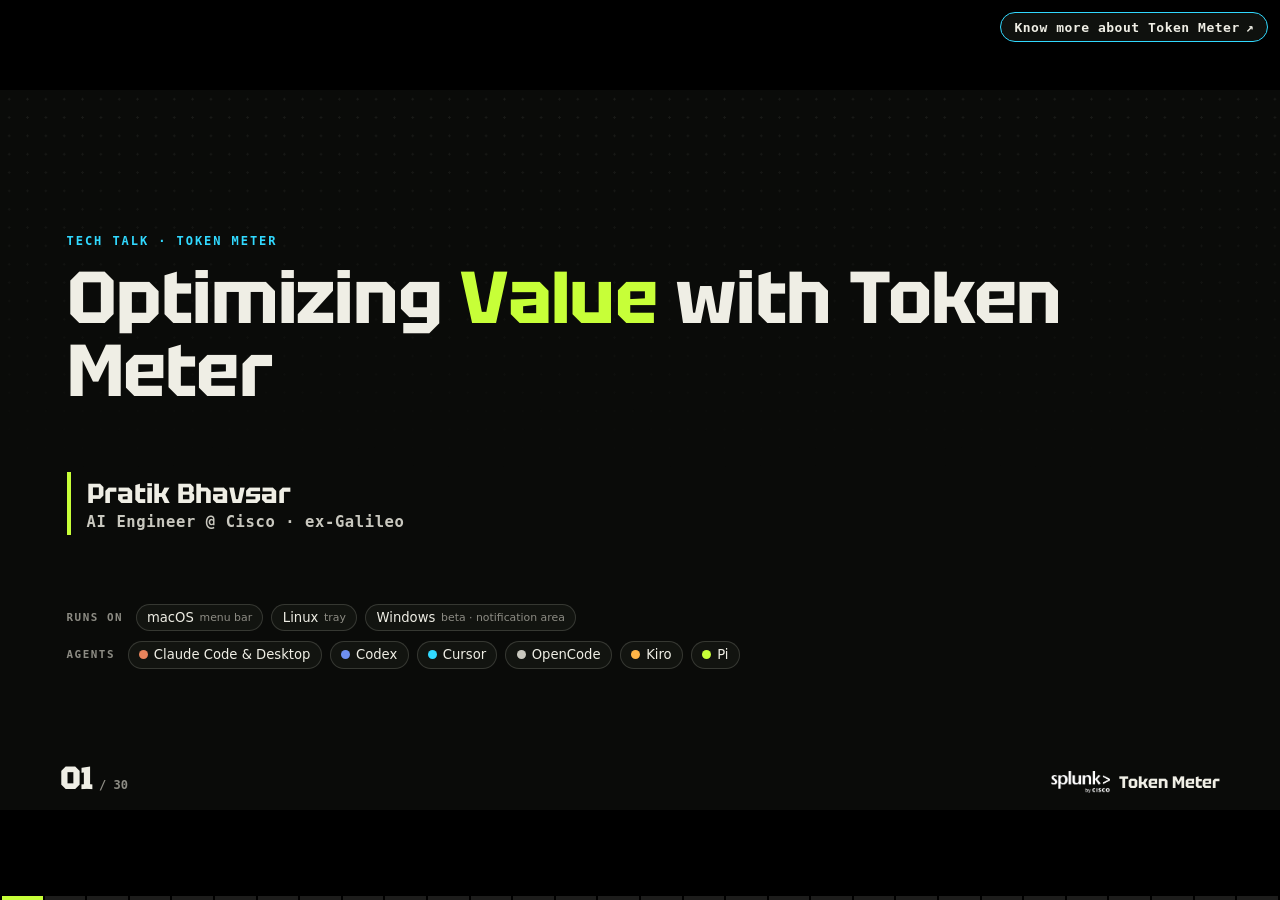
<file: docs/talk/index.html>
<!doctype html>
<html lang="en">
<head>
<meta charset="utf-8">
<meta name="viewport" content="width=device-width, initial-scale=1">
<title>Optimizing Value with Token Meter</title>
<link rel="icon" href="../favicon.svg">
<style>
@font-face{font-family:"Tektur Deck";src:url("fonts/Tektur-Variable.ttf") format("truetype");font-weight:400 900;font-stretch:75% 100%;font-display:swap}
:root{
  --carbon:#0a0b09;--panel:#121410;--raise:#1a1d17;
  --bone:#efeee5;--bone-dim:#c9c8bf;--mute:#8d8c84;
  --cyan:#31d9ff;--cyan-deep:#00a9d2;--acid:#c7ff38;--amber:#ffb547;--red:#ff6b5b;
  --claude:#e8845c;--codex:#6e8ff0;
  --line:rgba(239,238,229,.16);
  --display:"Tektur Deck","Arial Narrow",sans-serif;
  --sans:-apple-system,BlinkMacSystemFont,"Segoe UI",Inter,system-ui,sans-serif;
  --mono:ui-monospace,"SF Mono",SFMono-Regular,Menlo,monospace;
}
*{box-sizing:border-box}
html,body{margin:0;height:100%;background:#000;color:var(--bone);font-family:var(--sans);-webkit-font-smoothing:antialiased}
.deck{height:100vh;display:grid;place-items:center}
.slide{display:none;position:relative;width:min(100vw,177.78vh);aspect-ratio:16/9;background:var(--carbon);container-type:size;overflow:hidden;padding:4.6cqw 5.2cqw 4.4cqw}
.slide.on{display:flex;flex-direction:column}
.slide::before{content:"";position:absolute;inset:0;background-image:radial-gradient(rgba(239,238,229,.07) .09cqw,transparent .1cqw);background-size:1.6cqw 1.6cqw;mask-image:linear-gradient(180deg,#000,transparent 55%);pointer-events:none}
.kicker{position:relative;font:600 1.05cqw var(--mono);letter-spacing:.16em;text-transform:uppercase;color:var(--cyan);margin:0 0 1.1cqw;display:flex;gap:1cqw;align-items:center}
h1,h2{position:relative;font-family:var(--display);font-weight:700;margin:0;line-height:1;letter-spacing:-.01em}
h2{font-size:3.3cqw;max-width:88%;line-height:1.05}
.has-loc h2{max-width:66%}
h1 em,h2 em{font-style:normal;color:var(--acid)}
.sub{position:relative;font-size:1.65cqw;line-height:1.4;color:var(--bone-dim);margin:1.2cqw 0 0;max-width:68%}
.stage{position:relative;flex:1;min-height:0;margin-top:2.4cqw;display:flex;gap:3cqw;align-items:stretch}
.stage>*{min-width:0}
.mono{font-family:var(--mono)}
.dim{color:var(--mute)}
.tag{display:inline-block;font:600 1cqw var(--mono);letter-spacing:.08em;text-transform:uppercase;padding:.3cqw .7cqw;border-radius:.35cqw;border:.08cqw solid currentColor}
.tag.soon{color:var(--amber)}.tag.ill{color:var(--mute)}
.foot{position:absolute;left:11.5cqw;right:24cqw;bottom:1.9cqw;font-size:1.05cqw;color:var(--mute)}
svg{display:block;overflow:visible}
svg text{font-family:var(--mono);fill:var(--bone-dim)}
svg .disp{font-family:var(--display);font-weight:700}

/* motion */
.slide.on .a{animation:rise .7s cubic-bezier(.2,.7,.2,1) var(--d,0s) both}
.slide.on .draw{stroke-dasharray:1;stroke-dashoffset:1;animation:draw 1.6s ease-out var(--d,.2s) forwards}
.slide.on .gx{transform-box:fill-box;transform-origin:left center;animation:gx .9s cubic-bezier(.2,.7,.2,1) var(--d,.2s) both}
.slide.on .gy{transform-box:fill-box;transform-origin:center bottom;animation:gy .9s cubic-bezier(.2,.7,.2,1) var(--d,.2s) both}
.slide.on .pop{transform-box:fill-box;transform-origin:center;animation:pop .5s cubic-bezier(.3,1.6,.5,1) var(--d,.4s) both}
@keyframes rise{from{opacity:0;transform:translateY(1.2cqw)}to{opacity:1;transform:none}}
@keyframes draw{to{stroke-dashoffset:0}}
@keyframes gx{from{transform:scaleX(0)}}
@keyframes gy{from{transform:scaleY(0)}}
@keyframes pop{from{transform:scale(0);opacity:0}to{transform:none;opacity:1}}
@keyframes pulse{0%,100%{box-shadow:0 0 0 0 rgba(199,255,56,.45)}50%{box-shadow:0 0 0 .8cqw rgba(199,255,56,0)}}
@keyframes spin{to{transform:rotate(360deg)}}


/* annotated screenshot */
.annot{position:relative;margin:0;aspect-ratio:16/10;align-self:center;width:100%;border-radius:.7cqw;border:.08cqw solid var(--line);box-shadow:0 2cqw 5cqw rgba(0,0,0,.6);overflow:visible}
.annot img{width:100%;height:100%;display:block;border-radius:.7cqw}
.ring{position:absolute;left:calc(var(--x) - var(--w)/2);top:calc(var(--y) - var(--h)/2);width:var(--w);height:var(--h);border:.22cqw solid var(--acid);border-radius:.8cqw}
.slide.on .ring{animation:pop .5s cubic-bezier(.3,1.6,.5,1) var(--d,.6s) both,pulse 2.2s ease-in-out calc(var(--d,.6s) + .6s) infinite}
.ring::after{content:attr(data-k);position:absolute;top:-1.3cqw;left:-1.3cqw;width:2.2cqw;height:2.2cqw;border-radius:50%;background:var(--acid);color:var(--carbon);font:800 1.25cqw/2.2cqw var(--display);text-align:center}
.keys{list-style:none;margin:0;padding:0;display:flex;flex-direction:column;gap:1.8cqw}
.keys li{display:grid;grid-template-columns:2.6cqw 1fr;gap:1cqw;align-items:start}
.keys i{font-style:normal;width:2.2cqw;height:2.2cqw;border-radius:50%;background:var(--acid);color:var(--carbon);font:800 1.25cqw/2.2cqw var(--display);text-align:center}
.keys b{display:block;font:700 1.75cqw/1.15 var(--display);margin-bottom:.4cqw}
.keys span{font-size:1.4cqw;line-height:1.4;color:var(--bone-dim)}
.side{flex:0 0 27%;display:flex;flex-direction:column;justify-content:center;gap:2.4cqw}
.do{border-left:.3cqw solid var(--cyan);padding:.4cqw 0 .4cqw 1.2cqw;font-size:1.35cqw;line-height:1.4;color:var(--bone)}
.do::before{content:"Do this";display:block;font:600 .95cqw var(--mono);letter-spacing:.14em;text-transform:uppercase;color:var(--cyan);margin-bottom:.3cqw}
.where{font:1.15cqw var(--mono);color:var(--mute)}
.where b{color:var(--cyan);font-weight:400}

/* layouts */
.title{justify-content:center}
.title h1{font-size:6.4cqw;margin-bottom:3cqw}
.section{justify-content:center}
.section h1{font-size:7cqw}
.actdiv h1 em{color:var(--c)}
.actrail{display:grid;grid-template-columns:repeat(4,1fr);gap:1.2cqw;margin-top:4.4cqw}
.act{border-top:.35cqw solid var(--c);padding-top:1cqw;opacity:.38}
.act.on{opacity:1}
.act span{display:block;font:600 1.05cqw var(--mono);color:var(--c);letter-spacing:.08em}
.act b{display:block;margin-top:.4cqw;font:700 1.7cqw/1.15 var(--display);color:var(--bone)}
.bignum{font:800 6cqw/1 var(--display)}
.label{font:600 1.1cqw var(--mono);letter-spacing:.14em;text-transform:uppercase;color:var(--mute)}
.callout{position:absolute;z-index:3;min-width:28%;max-width:40%;background:var(--panel);border:.25cqw solid var(--acid);border-radius:1cqw;padding:1.1cqw 1.5cqw 1.2cqw;box-shadow:0 1.6cqw 4cqw rgba(0,0,0,.8),0 0 0 .5cqw rgba(10,11,9,.9)}
.callout::after{content:attr(data-k);position:absolute;top:-1.3cqw;left:-1.3cqw;width:2.4cqw;height:2.4cqw;border-radius:50%;background:var(--acid);color:var(--carbon);font:800 1.35cqw/2.4cqw var(--display);text-align:center}
.callout .cv{font:800 3.4cqw/1.05 var(--display);color:var(--bone);margin-top:.4cqw;display:flex;align-items:baseline;gap:1cqw}
.callout .cv em{font:700 1.6cqw var(--mono);font-style:normal}
.callout .cv em.dn{color:var(--red)}
.callout .cs{margin-top:.4cqw;font-size:1.2cqw;line-height:1.35;color:var(--bone-dim)}
.slide.on .callout{animation:pop .6s cubic-bezier(.3,1.6,.5,1) var(--d,1.4s) both}
.win{background:var(--panel);border:.08cqw solid var(--line);border-radius:1cqw;overflow:hidden;box-shadow:0 2cqw 5cqw rgba(0,0,0,.6);display:flex;flex-direction:column}
.winbar{display:flex;align-items:center;gap:.55cqw;padding:1cqw 1.4cqw;background:var(--raise);border-bottom:.08cqw solid var(--line);font:1.05cqw var(--mono);color:var(--mute)}
.winbar i{width:.95cqw;height:.95cqw;border-radius:50%;background:#2a2e26}
.winbar span{margin-left:1cqw}
.winbody{padding:2cqw 2.2cqw;display:flex;flex-direction:column;gap:1.5cqw}
.meterbar{position:relative;height:1.1cqw;border-radius:.6cqw;background:rgba(239,238,229,.1);margin:1.6cqw 0 2.6cqw}
.meterbar i{position:absolute;left:0;top:0;bottom:0;border-radius:.6cqw;background:var(--cyan)}
.slide.on .meterbar i{animation:gx 1.2s cubic-bezier(.2,.7,.2,1) 2s both;transform-origin:left}
.meterbar b{position:absolute;top:-.6cqw;bottom:-.6cqw;width:.25cqw;background:var(--acid)}
.meterbar span{position:absolute;top:1.8cqw;font:1.05cqw var(--mono);color:var(--bone-dim);white-space:nowrap;transform:translateX(-50%)}
.pres{display:none}
body.shownotes .pres{display:flex;position:fixed;top:0;left:50%;transform:translateX(-50%);gap:2em;align-items:center;padding:.5em 1.2em;background:rgba(18,20,16,.96);border:1px solid var(--cyan);border-top:none;border-radius:0 0 .6em .6em;font:14px var(--mono);color:var(--bone-dim);z-index:9}
.pres b{color:var(--acid);font-weight:600}
.loc{position:absolute;top:4.1cqw;right:5.2cqw;z-index:4;display:flex;align-items:center;gap:.8cqw;padding:.75cqw 1.2cqw;border:.1cqw solid rgba(49,217,255,.55);border-radius:.8cqw;background:rgba(49,217,255,.08);font:600 1.2cqw var(--mono);color:var(--bone)}
.loc::before{content:"In Token Meter";font-size:.9cqw;letter-spacing:.14em;text-transform:uppercase;color:var(--cyan)}
.loc b{color:var(--acid);font-weight:600}
.chiprow{display:flex;flex-wrap:wrap;gap:.7cqw;align-items:center}
.chip{display:inline-flex;align-items:center;gap:.5cqw;padding:.45cqw .9cqw;border:.08cqw solid var(--line);border-radius:2cqw;background:var(--panel);font:1.15cqw var(--sans);color:var(--bone)}
.chip i{width:.8cqw;height:.8cqw;border-radius:50%;background:var(--c,var(--mute))}
.chip small{color:var(--mute);font-size:.95cqw}
.striplab{font:600 .95cqw var(--mono);letter-spacing:.14em;text-transform:uppercase;color:var(--mute);margin-right:.4cqw}
a.linkpill{display:flex;flex-direction:column;align-items:flex-start;gap:.3cqw;padding:1cqw 1.5cqw;border-radius:.9cqw;background:var(--acid);color:var(--carbon);font:700 1.4cqw var(--display);text-decoration:none;box-shadow:0 0 0 .4cqw rgba(199,255,56,.18),0 1.2cqw 3cqw rgba(199,255,56,.2)}
a.linkpill small{font:500 1.05cqw var(--mono)}
.slide.on a.linkpill{animation:pop .6s cubic-bezier(.3,1.6,.5,1) var(--d,1.6s) both,pulse 2.4s ease-in-out 2.4s infinite}
.links{display:grid;grid-template-columns:repeat(2,1fr);gap:1.4cqw}
.links a{display:block;padding:1.5cqw 1.8cqw;border:.08cqw solid var(--line);border-radius:1cqw;background:var(--panel);color:var(--bone);text-decoration:none;border-left:.35cqw solid var(--c,var(--cyan))}
.links a b{display:block;font:700 1.9cqw var(--display);margin-bottom:.4cqw}
.links a span{font:1.15cqw var(--mono);color:var(--bone-dim);word-break:break-all}
.links a:hover{border-color:var(--c,var(--cyan))}
.slide::after{content:none}
.snum{position:absolute;left:5.2cqw;bottom:1.4cqw;z-index:4;font:800 2.8cqw/1 var(--display);color:var(--bone);letter-spacing:-.02em}
.snum small{font:600 1.05cqw var(--mono);color:var(--mute);margin-left:.5cqw;letter-spacing:0}
.brand{position:absolute;right:5.2cqw;bottom:1.5cqw;z-index:4;display:flex;align-items:center;gap:.8cqw;font:700 1.45cqw var(--display);color:var(--bone)}
.brand img{height:1.9cqw;display:block}
.tiles{display:grid;grid-template-columns:repeat(3,1fr);gap:1cqw}
.tile{background:var(--panel);border:.08cqw solid var(--line);border-radius:.8cqw;padding:1.2cqw 1.4cqw}
.tile b{display:block;font:800 3cqw/1 var(--display);color:var(--bone)}
.tile span{display:block;margin-top:.5cqw;font-size:1.2cqw;line-height:1.35;color:var(--bone-dim)}
.tile.bill{border-color:rgba(255,107,91,.6);background:rgba(255,107,91,.08)}
.tile.bill b{color:var(--red)}
.xp{background:var(--panel);border:.08cqw solid var(--line);border-radius:.9cqw;padding:1cqw 1.3cqw .9cqw;box-shadow:0 1.6cqw 4cqw rgba(0,0,0,.45)}
.xphead{display:flex;align-items:center;gap:1cqw;margin-bottom:.7cqw}
.xpt{font:700 1.3cqw var(--display);color:var(--bone);white-space:nowrap}
.xph{margin-left:auto;font:1cqw var(--mono);color:var(--mute);white-space:nowrap}
.xseg{display:flex;border:.08cqw solid var(--line);border-radius:.5cqw;overflow:hidden}
.xseg span{padding:.3cqw .75cqw;font:600 .95cqw var(--mono);color:var(--mute);border-left:.08cqw solid var(--line)}
.xseg span:first-child{border-left:0}
.xseg span.on{background:rgba(49,217,255,.16);color:var(--cyan)}
.xleg{display:flex;flex-wrap:wrap;gap:.4cqw 1.4cqw;margin-top:.6cqw;font:1cqw var(--mono);color:var(--bone-dim)}
.xleg i{display:inline-block;width:.8cqw;height:.8cqw;border-radius:50%;background:var(--c);margin-right:.45cqw;vertical-align:-.05cqw}
.receipt{position:relative;background:var(--bone);color:var(--carbon);font:1.2cqw/1.55 var(--mono);padding:1.8cqw 2cqw 2.6cqw;border-radius:.4cqw .4cqw 0 0;box-shadow:0 2cqw 5cqw rgba(0,0,0,.6);transform:rotate(1.2deg)}
.receipt::after{content:"";position:absolute;left:0;right:0;bottom:-1cqw;height:1cqw;background:linear-gradient(-45deg,transparent .5cqw,var(--bone) 0) 0 0/1cqw 1cqw,linear-gradient(45deg,transparent .5cqw,var(--bone) 0) 0 0/1cqw 1cqw}
.receipt h4{margin:0 0 1cqw;font:800 1.5cqw var(--display);letter-spacing:.06em;text-align:center}
.receipt .r{display:flex;gap:.8cqw;align-items:baseline}
.receipt .r em{font-style:normal;font-weight:700;width:1.4cqw}
.receipt .r span{flex:1;border-bottom:.12cqw dotted rgba(10,11,9,.35)}
.receipt .r i{font-style:normal;color:#4a4a44}
.receipt .ok em{color:#2c7a1f}.receipt .no em{color:#c0392b}.receipt .ex em{color:#8a6100}
.receipt hr{border:0;border-top:.15cqw dashed rgba(10,11,9,.5);margin:1cqw 0}
.receipt .tot{display:flex;justify-content:space-between;font:800 1.7cqw var(--display)}
.notif{display:grid;grid-template-columns:3.6cqw 1fr;gap:1.1cqw;align-items:start;background:rgba(40,42,38,.92);border:.08cqw solid rgba(239,238,229,.2);border-radius:1.4cqw;padding:1.3cqw 1.5cqw;box-shadow:0 2cqw 5cqw rgba(0,0,0,.6);backdrop-filter:blur(10px)}
.notif .ic{width:3.6cqw;height:3.6cqw;border-radius:.9cqw;background:var(--carbon);border:.08cqw solid var(--cyan);display:grid;place-items:center;font:800 1.3cqw var(--display);color:var(--cyan)}
.notif .ap{font:600 1.05cqw var(--sans);color:var(--mute);display:flex;justify-content:space-between}
.notif b{display:block;font:700 1.45cqw var(--sans);margin:.2cqw 0}
.notif span{font-size:1.25cqw;color:var(--bone-dim)}
.hint{display:flex;gap:1cqw;align-items:flex-start;padding:1cqw 1.2cqw;border-radius:.7cqw;background:rgba(255,181,71,.1);border:.08cqw solid rgba(255,181,71,.45)}
.hint i{font-style:normal;color:var(--amber);font:800 1.4cqw var(--display)}
.hint b{display:block;font:700 1.35cqw var(--sans)}
.hint span{font-size:1.15cqw;color:var(--bone-dim)}
.rules{list-style:none;margin:0;padding:0;display:flex;flex-direction:column;gap:.7cqw}
.rules li{display:flex;gap:.8cqw;align-items:baseline;font-size:1.25cqw;color:var(--bone-dim)}
.rules li b{color:var(--bone);font-weight:600}
.rules li::before{content:"";flex:0 0 .7cqw;height:.7cqw;border-radius:50%;background:var(--amber);transform:translateY(-.1cqw)}
.speaker{border-left:.35cqw solid var(--acid);padding:.3cqw 0 .3cqw 1.4cqw}
.speaker b{display:block;font:700 2.4cqw var(--display)}
.speaker span{display:block;font:600 1.35cqw var(--mono);color:var(--bone-dim);letter-spacing:.04em;margin-top:.2cqw}
.levers{display:grid;grid-template-columns:repeat(5,1fr);gap:1.1cqw;width:100%}
.lever{display:flex;flex-direction:column;background:var(--panel);border:.08cqw solid var(--line);border-top:.35cqw solid var(--c,var(--cyan));border-radius:.9cqw;padding:1.4cqw 1.3cqw 1.2cqw;min-height:0}
.lever h3{margin:0;min-height:3.6cqw;font:700 1.55cqw/1.15 var(--display);color:var(--bone)}
.lever .q{min-height:5cqw;margin:.6cqw 0 0;font-size:1.15cqw;line-height:1.4;color:var(--bone-dim)}
.lever .n{margin-top:2cqw;font:800 3.1cqw/1 var(--display);color:var(--c,var(--cyan))}
.lever .e{margin-top:.4cqw;font-size:1.1cqw;line-height:1.35;color:var(--bone-dim)}
.lever .w{margin-top:.9cqw;font:600 .95cqw var(--mono);color:var(--cyan);letter-spacing:.03em}
.keep{display:grid;grid-template-columns:1fr 1fr;gap:.7cqw}
.keep span{padding:.7cqw .9cqw;border:.08cqw solid rgba(199,255,56,.4);border-radius:.6cqw;font:600 1.15cqw var(--sans);color:var(--bone);background:rgba(199,255,56,.06)}
.tl{display:flex;gap:.4cqw;width:100%}
.tl .seg{flex:var(--w);min-width:0}
.tl .bar{height:1.1cqw;border-radius:.3cqw;background:var(--c)}
.slide.on .tl .bar{animation:gx .8s cubic-bezier(.2,.7,.2,1) var(--d,.3s) both;transform-origin:left}
.tl .yr{margin-top:.8cqw;font:600 1cqw var(--mono);color:var(--mute)}
.tl .co{margin-top:.3cqw;font:700 1.6cqw/1.1 var(--display);color:var(--bone)}
.tl .ds{margin-top:.4cqw;font-size:1.1cqw;line-height:1.35;color:var(--bone-dim)}
.phase{display:flex;justify-content:space-between;font:600 1cqw var(--mono);letter-spacing:.12em;text-transform:uppercase;margin-bottom:.8cqw}
.proof{display:grid;grid-template-columns:1fr 1fr;gap:1.4cqw}
.proof .card{background:var(--panel);border:.08cqw solid var(--line);border-left:.35cqw solid var(--c);border-radius:.8cqw;padding:1.3cqw 1.5cqw}
.proof .card .label{color:var(--c)}
.proof ul{margin:.7cqw 0 0;padding:0;list-style:none;display:flex;flex-direction:column;gap:.55cqw}
.proof li{font-size:1.25cqw;line-height:1.35;color:var(--bone-dim)}
.proof li b{color:var(--bone);font-weight:600}
a.me{display:inline-block;padding:.75cqw 1.4cqw;border-radius:.8cqw;background:var(--acid);color:var(--carbon);font:700 1.6cqw var(--display);text-decoration:none}
a.me.alt{background:transparent;color:var(--acid);border:.15cqw solid var(--acid)}
.credits{position:absolute;left:13cqw;right:22cqw;bottom:1.5cqw;z-index:4;display:flex;align-items:center;gap:1.4cqw;height:2.6cqw;padding:0 0 0 1.2cqw;border:.08cqw solid rgba(199,255,56,.3);border-radius:2cqw;background:rgba(199,255,56,.05);overflow:hidden}
.credits b{flex:none;font:600 .95cqw var(--mono);letter-spacing:.14em;text-transform:uppercase;color:var(--acid)}
.cwin{flex:1;min-width:0;overflow:hidden;mask-image:linear-gradient(90deg,transparent,#000 6%,#000 94%,transparent)}
.ctrack{display:flex;width:max-content}
.ctrack div{display:flex}
.ctrack span{font:600 1.25cqw var(--sans);color:var(--bone);white-space:nowrap;padding-right:1.4cqw}
.ctrack span::after{content:"·";margin-left:1.4cqw;color:var(--acid)}
.slide.on .ctrack{animation:credits 22s linear infinite}
@keyframes credits{to{transform:translateX(-50%)}}
.closeglow{position:absolute;inset:0;background:radial-gradient(40cqw 30cqw at 78% 45%,rgba(199,255,56,.10),transparent 70%),radial-gradient(35cqw 30cqw at 15% 85%,rgba(49,217,255,.08),transparent 70%);pointer-events:none}
.printer{position:relative;justify-self:center;width:38cqw}
.slot{position:relative;z-index:2;display:flex;align-items:center;gap:.8cqw;height:4cqw;padding:0 1.6cqw;border-radius:1.2cqw;background:linear-gradient(180deg,#24281f,#121410);border:.08cqw solid rgba(239,238,229,.18);box-shadow:0 1.4cqw 3cqw rgba(0,0,0,.6);font:700 1.05cqw var(--mono);letter-spacing:.2em;color:var(--mute)}
.slot i{width:.8cqw;height:.8cqw;border-radius:50%;background:var(--acid);box-shadow:0 0 1cqw var(--acid)}
.slot b{position:absolute;left:1.4cqw;right:1.4cqw;bottom:.7cqw;height:.35cqw;border-radius:.2cqw;background:#000}
.paper{position:relative;margin:-1cqw 1.4cqw 0;padding:2.6cqw 2cqw 2.2cqw;background:var(--bone);color:var(--carbon);font:1.1cqw/1.4 var(--mono);box-shadow:0 2cqw 4cqw rgba(0,0,0,.55);transform-origin:top center}
.paper::after{content:"";position:absolute;left:0;right:0;bottom:-1cqw;height:1cqw;background:linear-gradient(-45deg,transparent .5cqw,var(--bone) 0) 0 0/1cqw 1cqw,linear-gradient(45deg,transparent .5cqw,var(--bone) 0) 0 0/1cqw 1cqw}
.slide.on .paper{animation:printout 1.8s cubic-bezier(.3,.6,.2,1) .5s both}
@keyframes printout{from{clip-path:inset(0 0 100% 0);transform:translateY(-6cqw)}to{clip-path:inset(0 0 -2cqw 0);transform:none}}
.paper .ph{display:flex;justify-content:space-between;font-weight:700;letter-spacing:.14em;padding-bottom:1cqw;margin-bottom:.4cqw;border-bottom:.15cqw dashed rgba(10,11,9,.45)}
.paper .li{display:grid;grid-template-columns:2.6cqw 1fr auto;gap:1cqw;align-items:center;padding:.85cqw 0;white-space:nowrap;border-bottom:.1cqw dotted rgba(10,11,9,.3);color:var(--carbon);text-decoration:none}
.paper .ic{display:flex;align-items:center;justify-content:center;height:2.4cqw}
.paper .ic svg{width:2.3cqw;height:2.3cqw}
.paper .ic img{width:2.6cqw;filter:invert(1)}
.paper .t{font:600 1.3cqw var(--sans)}
.paper .v{font-weight:700;font-size:1.1cqw}
.paper .tot{display:flex;justify-content:space-between;align-items:baseline;margin-top:1.2cqw;padding-top:1.2cqw;border-top:.15cqw dashed rgba(10,11,9,.45);font:800 1.8cqw var(--display)}
.paper .tot span:last-child{font:700 1.2cqw var(--mono)}
.paper .thanks{margin-top:1.6cqw;text-align:center;font-weight:700;letter-spacing:.24em;font-size:1cqw;color:#4a4a44}
.cta{display:flex;flex-wrap:wrap;gap:.8cqw;margin-top:1.6cqw}
.cta span{padding:.7cqw 1.2cqw;border-radius:2cqw;border:.12cqw solid var(--acid);color:var(--acid);font:700 1.3cqw var(--display)}
.cta span:first-child{background:var(--acid);color:var(--carbon)}
.mtiles{display:grid;grid-template-columns:1fr 1fr;gap:.9cqw}
.mt{background:var(--panel);border:.08cqw solid var(--line);border-top:.3cqw solid var(--c,var(--cyan));border-radius:.8cqw;padding:1cqw 1.2cqw}
.mt .k{font:600 .95cqw var(--mono);letter-spacing:.1em;text-transform:uppercase;color:var(--mute)}
.mt .v{display:flex;align-items:baseline;gap:.7cqw;margin-top:.4cqw;font:800 2.5cqw/1 var(--display);color:var(--bone)}
.mt .v em{font:700 1.2cqw var(--mono);font-style:normal}
.mt .v em{color:var(--mute)}
.mt .v em.dn{color:var(--red)}.mt .v em.up{color:var(--acid)}
.mt .kn{display:inline-block;width:1.5cqw;height:1.5cqw;margin-right:.5cqw;border-radius:50%;background:var(--acid);color:var(--carbon);font:800 .95cqw/1.5cqw var(--display);text-align:center;letter-spacing:0;vertical-align:.05cqw}
.mt .s{margin-top:.4cqw;font-size:1.05cqw;line-height:1.3;color:var(--bone-dim)}
.ins{border-left:.3cqw solid var(--acid);padding:.3cqw 0 .3cqw 1.1cqw;font-size:1.2cqw;line-height:1.4;color:var(--bone-dim)}
.ins b{color:var(--bone);font-weight:600}
.mbar{display:flex;justify-content:flex-end;align-items:center;gap:1.2cqw;height:2.4cqw;padding:0 1.2cqw;border-radius:.6cqw;background:rgba(30,32,28,.82);border:.08cqw solid rgba(239,238,229,.14);backdrop-filter:blur(8px);font:500 1.05cqw var(--sans);color:var(--bone-dim)}
.mbar .si{display:flex;align-items:center;gap:.6cqw;padding:.25cqw .7cqw;border-radius:.4cqw;background:rgba(49,217,255,.16);color:var(--cyan);font:600 1.05cqw var(--mono)}
.mbar .si i{font-style:normal;font:800 1.05cqw var(--display)}
.mdrop{margin-top:.5cqw;padding:.6cqw 0;border-radius:1cqw;background:rgba(36,38,34,.94);border:.08cqw solid rgba(239,238,229,.16);box-shadow:0 2cqw 5cqw rgba(0,0,0,.65);font:1.08cqw/1.3 var(--sans);color:var(--bone)}
.mdrop .hd{padding:.5cqw 1.2cqw .7cqw}
.mdrop .hd b{display:block;font-weight:600;font-size:1.15cqw}
.mdrop .hd span{font-size:.95cqw;color:var(--mute)}
.mdrop .qa{display:grid;grid-template-columns:repeat(4,1fr);gap:.35cqw;padding:0 1.2cqw .7cqw}
.mdrop .qa span{text-align:center;padding:.35cqw 0;border-radius:.4cqw;background:rgba(239,238,229,.08);font-size:.9cqw}
.mdrop hr{border:0;border-top:.08cqw solid rgba(239,238,229,.12);margin:.4cqw 0}
.mdrop .it{display:flex;align-items:center;gap:.7cqw;padding:.32cqw 1.2cqw}
.mdrop .it .g{width:1.1cqw;text-align:center;color:var(--bone-dim)}
.mdrop .it .ar{margin-left:auto;color:var(--mute)}
.mdrop .it.dim{color:var(--mute);font-size:.95cqw}
.mdrop .it.on{background:rgba(49,217,255,.22)}
.mdrop .dot{display:inline-block;width:.7cqw;height:.7cqw;border-radius:50%;background:var(--c)}
.desk{position:relative;flex:0 0 61%;border-radius:1cqw;border:.08cqw solid var(--line);background:radial-gradient(50cqw 30cqw at 15% 115%,rgba(49,217,255,.12),transparent 65%),radial-gradient(30cqw 25cqw at 95% 0%,rgba(199,255,56,.06),transparent 65%),#0f110e;overflow:hidden;box-shadow:0 2cqw 5cqw rgba(0,0,0,.6)}
.macbar{display:flex;align-items:center;gap:1.2cqw;white-space:nowrap;height:2.5cqw;padding:0 1.2cqw;background:rgba(30,32,28,.9);border-bottom:.08cqw solid rgba(239,238,229,.1);font:500 1.05cqw var(--sans);color:var(--bone-dim)}
.macbar b{font-weight:700;color:var(--bone)}
.macbar .sp{margin-left:auto}
.macbar .si{display:flex;align-items:center;gap:.6cqw;padding:.25cqw .7cqw;border-radius:.4cqw;background:rgba(49,217,255,.16);color:var(--cyan);font:600 1.05cqw var(--mono)}
.macbar .si.open{background:rgba(49,217,255,.3);color:var(--bone)}
.macbar .si i{font-style:normal;font:800 1.05cqw var(--display);color:var(--cyan)}
.mdrop.mmenu{position:absolute;top:2.8cqw;right:var(--mr,12cqw);width:24cqw;margin:0;padding:.5cqw 0;font-size:1.05cqw}
.dwin{position:absolute;left:1.4cqw;top:3.8cqw;width:34.5cqw}
.dwin .winbar{padding:.7cqw 1cqw;font-size:.95cqw}
.dwin img{display:block;width:100%;aspect-ratio:16/10;object-fit:cover;object-position:top left}
.mdrop .it{gap:.5cqw}
.mdrop .qa span{white-space:nowrap}
.mtoast{position:absolute;left:3cqw;bottom:1.4cqw;z-index:2;width:24cqw;padding:1cqw 1.2cqw;grid-template-columns:2.8cqw 1fr}
.mtoast .ic{width:2.8cqw;height:2.8cqw;font-size:1cqw}
.mtoast b{font-size:1.25cqw}.mtoast span{font-size:1.1cqw}
.mk{position:absolute;z-index:3;width:2.2cqw;height:2.2cqw;border-radius:50%;background:var(--acid);color:var(--carbon);font:800 1.25cqw/2.2cqw var(--display);text-align:center;box-shadow:0 0 0 .35cqw rgba(10,11,9,.85)}
.themes{display:grid;grid-template-columns:repeat(4,1fr);gap:1.2cqw 1.2cqw;width:100%}
.themes figure{margin:0}
.themes img{width:100%;aspect-ratio:16/10;object-fit:cover;object-position:top left;border-radius:.6cqw;border:.08cqw solid var(--line);display:block}
.themes figcaption{margin-top:.6cqw}
.themes figcaption b{font:700 1.45cqw var(--display)}
.themes figcaption span{display:block;margin-top:.2cqw;font-size:1cqw;line-height:1.3;color:var(--mute)}
.notes{display:none}
body.shownotes .slide.on .notes{display:block;position:absolute;left:0;right:0;bottom:0;max-height:34%;overflow:auto;background:rgba(18,20,16,.97);border-top:.15cqw solid var(--cyan);padding:1.4cqw 5.2cqw;font-size:1.3cqw;line-height:1.45;color:var(--bone-dim);z-index:5}
.rail{position:fixed;left:0;right:0;bottom:0;height:4px;display:flex;gap:2px;padding:0 2px}
.rail i{flex:1;background:rgba(239,238,229,.12)}
.rail i.done{background:var(--cyan)}
.rail i.now{background:var(--acid)}
.knowmore{position:fixed;top:12px;right:12px;z-index:10;display:inline-flex;align-items:center;gap:.45em;padding:.5em 1em;border:1px solid var(--cyan);border-radius:999px;background:rgba(18,20,16,.88);color:var(--bone);font:600 13px var(--mono);letter-spacing:.04em;text-decoration:none;transition:background .15s,color .15s}
.knowmore:hover,.knowmore:focus-visible{background:var(--cyan);color:var(--carbon)}
:fullscreen .knowmore,body.static .knowmore{display:none}
.term{background:#050605;border:.08cqw solid var(--line);border-radius:.8cqw;font:1.35cqw/1.7 var(--mono);padding:1.6cqw 2cqw;color:var(--bone-dim)}
.term .bar{display:flex;gap:.5cqw;margin:-0.4cqw 0 1.2cqw}
.term .bar i{width:.9cqw;height:.9cqw;border-radius:50%;background:var(--raise)}
.term .p{color:var(--acid)}.term .c{color:var(--bone)}.term .o{color:var(--cyan)}
.bubble{max-width:80%;padding:1.3cqw 1.6cqw;border-radius:1.2cqw;font-size:1.45cqw;line-height:1.4}
.bubble.me{align-self:flex-end;background:var(--raise);border:.08cqw solid var(--line)}
.bubble.ai{background:var(--panel);border:.08cqw solid rgba(49,217,255,.35)}
.mcpans{max-width:100%;font-size:1.3cqw;line-height:1.35;padding:1.1cqw 1.5cqw}
.mcpans .mh{font:600 .95cqw var(--mono);letter-spacing:.12em;text-transform:uppercase;color:var(--cyan);margin-bottom:.5cqw}
.mcpans .mf{display:grid;grid-template-columns:4.6cqw 1fr;gap:.8cqw;align-items:baseline;margin-top:.35cqw}
.mcpans .mf b{font:800 1.8cqw/1 var(--display);color:var(--amber)}
.mcpans .mf span,.mcpans .mx span{color:var(--bone-dim)}
.mcpans .mx{display:grid;grid-template-columns:1.8cqw 1fr;gap:.8cqw;align-items:baseline;margin-top:.4cqw}
.mcpans .mx i{font-style:normal;width:1.6cqw;height:1.6cqw;border-radius:50%;background:var(--acid);color:var(--carbon);font:800 1cqw/1.6cqw var(--display);text-align:center}
.mcpans .mx em{font:600 1.05cqw var(--mono);font-style:normal;color:var(--acid);margin-left:.5cqw;white-space:nowrap}
.goals{flex:1;display:grid;grid-template-columns:1fr 1fr;gap:1.2cqw;align-content:center}
.goal{background:var(--panel);border:.08cqw solid var(--line);border-left:.35cqw solid var(--c);border-radius:.8cqw;padding:1.2cqw 1.4cqw}
.goal .gt{display:flex;justify-content:space-between;align-items:baseline;gap:.8cqw}
.goal .gt b{font:700 1.45cqw var(--display);color:var(--bone)}
.goal .gs{font:600 .95cqw var(--mono);color:var(--cyan);white-space:nowrap}
.goal .gv{display:flex;align-items:baseline;gap:1cqw;margin-top:.7cqw}
.goal .gv span{font:800 2.8cqw/1 var(--display);color:var(--bone)}
.goal .gv em{font:600 1.15cqw var(--mono);font-style:normal;color:var(--mute)}
.goal .gb{height:.7cqw;margin-top:.9cqw;border-radius:.4cqw;background:rgba(239,238,229,.1);overflow:hidden}
.goal .gb i{display:block;height:100%;border-radius:.4cqw;background:var(--c)}
.slide.on .goal .gb i{animation:gx 1s cubic-bezier(.2,.7,.2,1) .9s both;transform-origin:left}
.goal .gf{display:flex;justify-content:space-between;gap:.8cqw;margin-top:.6cqw;font-size:1.05cqw;color:var(--bone-dim)}
.goal .st{font:700 .95cqw var(--mono);letter-spacing:.08em;text-transform:uppercase;color:var(--c);white-space:nowrap}
.toolcall{align-self:flex-start;font:1.1cqw var(--mono);color:var(--cyan);border:.08cqw dashed rgba(49,217,255,.5);border-radius:.6cqw;padding:.6cqw 1cqw}
@media (prefers-reduced-motion:reduce){*,*::before,*::after{animation:none!important;transition:none!important}.draw{stroke-dashoffset:0!important}}
body.static .slide *,body.static .slide *::before{animation:none!important;transition:none!important}
body.static .draw{stroke-dashoffset:0!important}
@media print{
  @page{size:16in 9in;margin:0}
  html,body{background:var(--carbon)}
  .deck{display:block;height:auto}
  .slide{display:flex!important;flex-direction:column;width:16in;height:9in;break-after:page}
  .slide *{animation:none!important}.draw{stroke-dashoffset:0!important}
  .notes,.rail{display:none!important}
}
</style>
</head>
<body>
<main class="deck">

<!-- 1 · title -->
<section class="slide title">
  <p class="kicker a">Tech talk · Token Meter</p>
  <h1 class="a" style="--d:.1s">Optimizing <em>Value</em> with Token Meter</h1>
  <div class="a" style="--d:.3s;margin-top:2.6cqw"><div class="speaker"><b>Pratik Bhavsar</b><span>AI Engineer @ Cisco · ex-Galileo</span></div></div>
  <div class="a" style="--d:.5s;margin-top:6cqw;display:flex;flex-direction:column;gap:.9cqw">
    <div class="chiprow"><span class="striplab">Runs on</span><span class="chip">macOS <small>menu bar</small></span><span class="chip">Linux <small>tray</small></span><span class="chip">Windows <small>beta · notification area</small></span></div>
    <div class="chiprow"><span class="striplab">Agents</span><span class="chip"><i style="--c:#e8845c"></i>Claude Code &amp; Desktop</span><span class="chip"><i style="--c:#6e8ff0"></i>Codex</span><span class="chip"><i style="--c:#31d9ff"></i>Cursor</span><span class="chip"><i style="--c:#c9c8bf"></i>OpenCode</span><span class="chip"><i style="--c:#ffb547"></i>Kiro</span><span class="chip"><i style="--c:#c7ff38"></i>Pi</span></div>
  </div>
  <aside class="notes">Hi, I'm Pratik, an AI engineer at Cisco, previously at Galileo. Every day we spend tokens like money, but the bill never tells us what we bought: which session was worth it, which model, which habit. Token Meter is a local, private meter that reads the traces your agents already write, on macOS, Linux, and Windows, across Claude, Codex, Cursor, OpenCode, Kiro, and Pi. This talk isn't a feature tour. It's the questions you already have, the five levers that change the answer, and how to run the experiment yourself. Optimizing value means more useful work per dollar, not just less spend.</aside>
</section>

<!-- 1b · speaker intro -->
<section class="slide">
  <p class="kicker a">Who's talking</p>
  <h2 class="a" style="--d:.1s">Full-stack AI, then <em>three years deep in evals</em></h2>
  <div class="stage" style="flex-direction:column;gap:2.4cqw;justify-content:center">
    <div class="a" style="--d:.25s">
      <div class="phase"><span style="color:var(--cyan)">Search · NLP · model building</span><span style="color:var(--acid)">Evals · tokenomics</span></div>
      <div class="tl">
        <div class="seg" style="--w:3;--c:var(--cyan-deep)"><div class="bar" style="--d:.3s"></div><div class="yr">2017–2020</div><div class="co">TaskHuman · Morningstar</div><div class="ds">Search, recsys, quant ML</div></div>
        <div class="seg" style="--w:1.4;--c:var(--cyan-deep)"><div class="bar" style="--d:.45s"></div><div class="yr">2020</div><div class="co">Jina AI</div><div class="ds">Neural search, employee #6</div></div>
        <div class="seg" style="--w:2.2;--c:var(--cyan)"><div class="bar" style="--d:.6s"></div><div class="yr">2021–2023</div><div class="co">Enterpret</div><div class="ds">Founding engineer, NLP</div></div>
        <div class="seg" style="--w:3;--c:var(--acid)"><div class="bar" style="--d:.75s"></div><div class="yr">2023–2026</div><div class="co">Galileo</div><div class="ds">Evals, benchmarks, 5 books</div></div>
        <div class="seg" style="--w:1.6;--c:var(--acid)"><div class="bar" style="--d:.9s"></div><div class="yr">2026–now</div><div class="co">Cisco</div><div class="ds">Agent tokenomics, evals</div></div>
      </div>
    </div>
    <div class="proof a" style="--d:1.1s">
      <div class="card" style="--c:var(--cyan)"><div class="label">Built</div><ul>
        <li><b>BRAG</b> · four open RAG models</li>
        <li><b>NLP and search</b> in production</li>
        <li><b>Token Meter</b> · agent spend, locally</li>
      </ul></div>
      <div class="card" style="--c:var(--acid)"><div class="label">Evaluated</div><ul>
        <li><b>Agent Leaderboard v2</b> · 30+ models</li>
        <li><b>Hallucination Index</b> · RAG</li>
        <li><b>Eval Engineering</b> + 4 more books</li>
      </ul></div>
    </div>
  </div>
  <div class="a" style="--d:1.3s;display:flex;align-items:center;gap:1.2cqw;margin:0 0 2.6cqw">
    <a class="me" href="https://pratik.ai" target="_blank" rel="noopener noreferrer">pratik.ai</a>
    <a class="me alt" href="https://pakodas.substack.com" target="_blank" rel="noopener noreferrer">pakodas.substack.com</a>
    <span class="dim" style="font-size:1.15cqw;margin-left:1cqw">IIT Bombay · The Batch · Latent Space</span>
  </div>
  <aside class="notes">Quick intro since many of you don't know me yet. I've worked across the stack: search, recommendations, and quant ML at TaskHuman and Morningstar; employee number six at Jina AI on open-source neural search; founding engineer at Enterpret building semantic search, NLP pipelines, and MLOps. The last three years I went deep on evals at Galileo: Agent Leaderboard, Hallucination Index, and five books including Eval Engineering. Galileo was acquired by Cisco, and now I work on tokenomics and evaluation for AI agents. Evals tell you whether the output is good. Tokenomics tells you what it cost. You need both to know if it was worth it.</aside>
</section>

<!-- 2 · invisible bill -->
<section class="slide">
  <p class="kicker a">The problem · usage is not value</p>
  <h2 class="a" style="--d:.1s">The chat says <em>"Done."</em> The bill says more.</h2>
  <div class="stage" style="gap:3cqw">
    <div class="win a" style="--d:.2s;flex:.85;align-self:center">
      <div class="winbar"><i></i><i></i><i></i><span>What you see</span></div>
      <div class="winbody" style="gap:1.4cqw">
        <div class="bubble me a" style="--d:.4s;font-size:1.55cqw">Fix the failing dashboard tests and open a PR.</div>
        <div class="dim a" style="--d:.7s;font:1.1cqw var(--mono);text-align:center">· · · 143 minutes later · · ·</div>
        <div class="bubble ai a" style="--d:1s;font-size:1.55cqw">Done. Tests pass and the PR is open. <b style="color:var(--acid)">✓</b></div>
      </div>
    </div>
    <div style="flex:1.3;display:flex;flex-direction:column;gap:1.1cqw;justify-content:center">
      <div class="label a" style="--d:1.2s;color:var(--cyan)">What actually happened · Sessions → Execution profile</div>
      <div class="xp a" style="--d:1.2s">
        <div class="xphead"><span class="xpt">Execution profile</span><span class="xseg"><span>Tokens</span><span>Cost</span><span class="on">Context</span><span>Tools</span><span>Wait</span></span><span class="xph">% of 258K window</span></div>
        <svg viewBox="0 0 1000 236" id="ctxchart" role="img" aria-label="Context grew from 13% to 95% of the window, then five compactions each dropped it to about 15%"></svg>
        <div class="xleg"><span><i style="--c:var(--cyan)"></i>context</span><span><i style="--c:var(--amber)"></i>70% watch</span><span><i style="--c:var(--red)"></i>85% high</span><span><i style="--c:var(--acid)"></i>compaction</span></div>
      </div>
      <div class="tiles a" style="--d:1.5s">
        <div class="tile"><b>452</b><span>model calls, each re-reading the whole context</span></div>
        <div class="tile"><b>59.7M</b><span>tokens read and written</span></div>
        <div class="tile"><b>5</b><span>compactions · first at 95% of the window</span></div>
        <div class="tile"><b>143</b><span>minutes of active work</span></div>
        <div class="tile"><b>126</b><span>skills loaded · 7 used</span></div>
        <div class="tile bill pop" style="--d:2.2s"><b>$26.97</b><span>the bill, at list price</span></div>
      </div>
    </div>
  </div>
  <p class="foot">One real Codex session (gpt-5.6-sol) from my laptop, August 2026. Chat text illustrative; the numbers are real.</p>
  <aside class="notes">Every agent session looks like this from the outside: a request and a "done." Underneath, this is Token Meter's execution profile for that session. Context climbs with every model call because each call re-reads everything so far: the instructions, every file read, every tool result. It went from 13% of the window to 95% before the agent compacted, then climbed again, five times. Calls above 85% of the window cost about $0.068 each; calls right after a compaction cost about $0.038. One in five calls ran above the 70% watch line, and they were 30% of the bill. Plus 126 skills loaded and 7 used. The bill arrives weeks later, aggregated, with none of this. Ask the room: who knows what their last session cost?</aside>
</section>

<!-- 4 · two surfaces -->
<section class="slide" data-loc="Menu bar · <b>Dashboard</b>">
  <p class="kicker a">How it works</p>
  <h2 class="a" style="--d:.1s">A <em>glance</em> now. A <em>deep dive</em> later.</h2>
  <div class="stage" style="gap:3cqw">
    <div class="desk a" style="--d:.2s;--mr:1.2cqw">
      <div class="macbar"><b>Code</b><span>File</span><span>Edit</span><span class="sp"></span><span class="si open"><i>&gt;</i>$67.77 · 28 tok/s · 257K ctx · $9.64 today</span><span>⌁</span><span>Wed 2:14 PM</span></div>
      <div class="win dwin pop" style="--d:.3s"><div class="winbar"><i></i><i></i><i></i><span>127.0.0.1:8722 · Spend</span></div><img src="img/live-spend.jpg" alt="Token Meter dashboard Spend page"></div>
      <div class="mdrop mmenu pop" style="--d:.6s">
        <div class="hd"><b>token-meter</b><span>Claude · Following latest · 12s idle</span></div>
        <div class="qa"><span>▦ Dashboard</span><span>▥ Spend</span><span>⚒ Tools</span><span>⚙ Settings</span></div>
        <hr><div class="it dim">Recent sessions</div>
        <div class="it"><span class="g">✓</span><span class="g">⟲</span>Follow latest</div>
        <div class="it"><span class="g"></span><span class="g"><span class="dot" style="--c:var(--claude)"></span></span>Claude · token-meter</div>
        <div class="it"><span class="g"></span><span class="g"><span class="dot" style="--c:var(--codex)"></span></span>Codex · token-meter</div>
        <div class="it"><span class="g"></span><span class="g"><span class="dot" style="--c:var(--cyan)"></span></span>Cursor · website</div>
        <hr>
        <div class="it"><span class="g"></span><span class="g">◔</span>Provider limits (Beta)<span class="ar">›</span></div>
        <div class="it on"><span class="g"></span><span class="g">▦</span>Budgets<span class="ar">›</span></div>
        <div class="it"><span class="g"></span><span class="g">◎</span>Goals<span class="ar">›</span></div>
        <div class="it"><span class="g"></span><span class="g">⚙</span>Menu bar settings<span class="ar">›</span></div>
        <div class="it"><span class="g"></span><span class="g">▣</span>Get Enterprise Tokenomics</div>
        <hr><div class="it"><span class="g"></span><span class="g"></span>Quit Token Meter</div>
      </div>
      <div class="notif mtoast pop" style="--d:1.4s"><div class="ic">TM</div><div><div class="ap"><span>Token Meter</span><span>now</span></div><b>Long session</b><span>Claude Code · claude-opus-5-5</span></div></div>
      <span class="mk pop" style="--d:.8s;top:.15cqw;right:var(--mk1,40cqw)">1</span>
      <span class="mk pop" style="--d:.9s;top:8.2cqw;right:calc(var(--mr,12cqw) + 23cqw)">2</span>
      <span class="mk pop" style="--d:1s;top:13.6cqw;right:calc(var(--mr,12cqw) + 23cqw)">3</span>
      <span class="mk pop" style="--d:1.1s;top:22.9cqw;right:calc(var(--mr,12cqw) + 23cqw)">4</span>
      <span class="mk pop" style="--d:1.5s;bottom:5.6cqw;left:1.6cqw">5</span>
    </div>
    <div class="side" style="flex:1;gap:1.6cqw">
      <ol class="keys a" style="--d:.9s;gap:1.2cqw">
        <li><i>1</i><div><b>Live title</b><span>Cost, speed, context, and today's spend. Pick the metrics.</span></div></li>
        <li><i>2</i><div><b>One click to the dashboard</b><span>The deep dive at 127.0.0.1:8722: every session, every month</span></div></li>
        <li><i>3</i><div><b>Follow latest, or pin one</b><span>Any recent session, any agent</span></div></li>
        <li><i>4</i><div><b>Budgets, goals, limits</b><span>Submenus, without opening a browser</span></div></li>
        <li><i>5</i><div><b>Nudges as notifications</b><span>App and model only, never content</span></div></li>
      </ol>
      <div class="a" style="--d:1.1s;display:grid;grid-template-columns:auto 1fr;gap:.6cqw 1.2cqw;font-size:1.3cqw">
        <span class="label" style="align-self:center">macOS</span><span>Menu bar</span>
        <span class="label" style="align-self:center">Linux</span><span>AppIndicator tray</span>
        <span class="label" style="align-self:center">Windows</span><span>Notification area <span class="tag soon" style="font-size:.85cqw">Beta</span></span>
      </div>
    </div>
  </div>
  <div class="chiprow a" style="--d:1.3s;margin-top:1.2cqw"><span class="striplab">Agents</span><span class="chip"><i style="--c:#e8845c"></i>Claude Code &amp; Desktop</span><span class="chip"><i style="--c:#6e8ff0"></i>Codex</span><span class="chip"><i style="--c:#31d9ff"></i>Cursor</span><span class="chip"><i style="--c:#c9c8bf"></i>OpenCode</span><span class="chip"><i style="--c:#ffb547"></i>Kiro</span><span class="chip"><i style="--c:#c7ff38"></i>Pi</span></div>
  <p class="foot">The macOS menu bar companion. Linux and Windows show the same data in the tray. Menu values illustrative.</p>
  <aside class="notes">Menu bar is the habit-builder: you see cost while you work, not after. The title shows live cost, output speed, context, and today's spend; you choose which. One click opens the dashboard, Spend, Tools, or Settings. Follow the latest session or pin any recent one. Budgets, goals, and provider limits are submenus, and nudges arrive as notifications that name only the app and model. Dashboard is for review. One view across every agent you use, on macOS, Linux, and Windows (beta). Only sessions stored locally are visible.</aside>
</section>

<!-- 5 · pipeline -->
<section class="slide">
  <p class="kicker a">How it works</p>
  <h2 class="a" style="--d:.1s">From raw traces to <em>goals</em></h2>
  <div class="stage" style="align-items:center">
    <svg viewBox="0 0 1500 440" style="width:100%" role="img" aria-label="Traces become tokens, tokens become cost, cost becomes metrics. Insights are generated from metrics, and goals are set on metrics.">
      <path id="pipe" d="M80 220 H830" stroke="rgba(239,238,229,.18)" stroke-width="4" fill="none"/>
      <path id="pipe-up" d="M830 220 C980 220, 1030 90, 1150 90" stroke="rgba(199,255,56,.3)" stroke-width="4" fill="none"/>
      <path id="pipe-dn" d="M830 220 C980 220, 1030 350, 1150 350" stroke="rgba(199,255,56,.3)" stroke-width="4" fill="none"/>
      <g class="pipeflow">
        <circle r="6" fill="#31d9ff"><animateMotion dur="2.6s" repeatCount="indefinite" begin="0s"><mpath href="#pipe"/></animateMotion></circle>
        <circle r="6" fill="#31d9ff"><animateMotion dur="2.6s" repeatCount="indefinite" begin="-.87s"><mpath href="#pipe"/></animateMotion></circle>
        <circle r="6" fill="#31d9ff"><animateMotion dur="2.6s" repeatCount="indefinite" begin="-1.73s"><mpath href="#pipe"/></animateMotion></circle>
        <circle r="6" fill="#c7ff38"><animateMotion dur="1.6s" repeatCount="indefinite" begin="0s"><mpath href="#pipe-up"/></animateMotion></circle>
        <circle r="6" fill="#c7ff38"><animateMotion dur="1.6s" repeatCount="indefinite" begin="-.8s"><mpath href="#pipe-up"/></animateMotion></circle>
        <circle r="6" fill="#c7ff38"><animateMotion dur="1.6s" repeatCount="indefinite" begin="-.4s"><mpath href="#pipe-dn"/></animateMotion></circle>
        <circle r="6" fill="#c7ff38"><animateMotion dur="1.6s" repeatCount="indefinite" begin="-1.2s"><mpath href="#pipe-dn"/></animateMotion></circle>
      </g>
      <g id="stages"></g>
    </svg>
  </div>
  <p class="sub a" style="--d:1.4s;margin:0 0 3cqw">No API keys, no proxy, no extra logging. If the agent wrote it to disk, Token Meter can read it, including months of history.</p>
  <aside class="notes">Traces become tokens per request, tokens become cost at list price, and cost and tokens become metrics: output per dollar, cache hit, context load. Everything else is built on the metrics. Insights are generated from them, like trends, outliers, and live nudges, and goals are targets you set on them, like a minimum output per dollar for a model. Nothing to configure in the agent. It works retroactively on history already on disk, which is why the first open already shows months of data.</aside>
</section>

<!-- act 1 -->
<section class="slide section actdiv" style="--c:var(--acid)">
  <p class="kicker a">Part 2 · Act 1 of 4</p>
  <h1 class="a" style="--d:.1s">What am I <em>spending</em>?</h1>
  <p class="sub a" style="--d:.3s">This session, and this month. <span class="mono dim" style="font-size:1.2cqw;margin-left:.6cqw">Sessions · Spend</span></p>
  <div class="actrail a" style="--d:.45s"><div class="act on" style="--c:var(--acid)"><span>01–02</span><b>What am I spending?</b></div><div class="act" style="--c:var(--cyan)"><span>03–05</span><b>Where does it go?</b></div><div class="act" style="--c:var(--amber)"><span>06–07</span><b>How is it going?</b></div><div class="act" style="--c:#6e8ff0"><span>08–10</span><b>Can I do better?</b></div></div>
  <aside class="notes">First act: what am I spending, right now and this month.</aside>
</section>

<!-- 9 · session -->
<section class="slide" data-loc="Sessions → <b>Current sessions</b>">
  <p class="kicker a">What am I spending? · 1 of 10</p>
  <h2 class="a" style="--d:.1s">"What did this session <em>just cost</em> me?"</h2>
  <div class="stage">
    <div class="side">
      <ol class="keys a" style="--d:.5s">
        <li><i>1</i><div><b>Spend today</b><span>All agents, so far today</span></div></li>
        <li><i>2</i><div><b>Live cost per session</b><span>Updates as the agent works</span></div></li>
        <li><i>3</i><div><b>Context in use</b><span>How full the window is getting</span></div></li>
        <li><i>4</i><div><b>Menu bar</b><span>Live cost, speed, context, and today's spend, plus nudges as notifications</span></div></li>
      </ol>
      <div class="do a" style="--d:.8s">When context climbs, compact or start a fresh session.</div>
    </div>
    <figure class="annot a" style="--d:.2s">
      <img src="img/live-sessions.jpg" alt="Current sessions with live cost, output per dollar, context, and speed">
      <span class="ring" data-k="1" style="--x:21%;--y:30.4%;--w:13%;--h:9%;--d:.7s"></span>
      <span class="ring" data-k="2" style="--x:21.5%;--y:89.4%;--w:10%;--h:7%;--d:.9s"></span>
      <span class="ring" data-k="3" style="--x:40.5%;--y:89.4%;--w:11%;--h:7%;--d:1.1s"></span>

      <div class="pop" style="--d:1.3s;position:absolute;top:-8%;right:-3%;width:58%;z-index:3">
        <div class="mbar" style="box-shadow:0 1.2cqw 3cqw rgba(0,0,0,.6)"><span class="si"><i>&gt;</i>$67.77 · 28 tok/s · 257K ctx · $9.64 today</span><span>⌁</span><span>Wed 2:14 PM</span></div>
        <div class="notif" style="margin-top:.6cqw;padding:1cqw 1.2cqw"><div class="ic" style="width:2.8cqw;height:2.8cqw;font-size:1cqw">TM</div><div><div class="ap"><span>Token Meter</span><span>now</span></div><b style="font-size:1.25cqw">Long session</b><span style="font-size:1.1cqw">Claude Code · claude-opus-5-5</span></div></div>
      </div>
    </figure>
  </div>
  <aside class="notes">Sessions → Current sessions. Live cost, tokens, context pressure, output pace, tool calls, subagent activity. Per-session caps flag a runaway session early. You don't even need the dashboard open: the menu bar shows live cost, output speed, context, and today's spend, and sends a notification when a nudge fires, like a long session.</aside>
</section>

<!-- 10 · spend -->
<section class="slide" data-loc="Spend → <b>Monthly budget</b>">
  <p class="kicker a">What am I spending? · 2 of 10</p>
  <h2 class="a" style="--d:.1s">"Am I <em>on track</em> this month?"</h2>
  <div class="stage">
    <div class="side">
      <ol class="keys a" style="--d:.5s">
        <li><i>1</i><div><b>Spent this month</b><span>$1,247 in 12 days. "At least" because some sessions lack cost data.</span></div></li>
        <li><i>2</i><div><b>Projected month</b><span>$3,222 at the current pace. On track.</span></div></li>
      </ol>
      <svg viewBox="0 0 400 170" class="a" style="--d:.9s;width:100%" role="img" aria-label="Monthly spend June 579, July 1345, August 1916, September 2109, October to date 1247">
        <g font-size="15">
          <rect class="gy" x="0" y="113" width="56" height="37" fill="#00a9d2" style="--d:1s"/>
          <rect class="gy" x="82" y="64" width="56" height="86" fill="#00a9d2" style="--d:1.08s"/>
          <rect class="gy" x="164" y="27" width="56" height="123" fill="#00a9d2" style="--d:1.16s"/>
          <rect class="gy" x="246" y="15" width="56" height="135" fill="#00a9d2" style="--d:1.24s"/>
          <rect class="gy" x="328" y="70" width="56" height="80" fill="#c7ff38" style="--d:1.32s"/>
          <text x="28" y="170" text-anchor="middle">Jun</text><text x="110" y="170" text-anchor="middle">Jul</text><text x="192" y="170" text-anchor="middle">Aug</text><text x="274" y="170" text-anchor="middle">Sep</text><text x="356" y="170" text-anchor="middle" style="fill:#c7ff38">Oct</text>
          <text x="274" y="8" text-anchor="middle">$2.1K</text><text x="356" y="62" text-anchor="middle" style="fill:#c7ff38">$1.2K</text>
        </g>
      </svg>
    </div>
    <figure class="annot a" style="--d:.2s">
      <img src="img/live-spend.jpg" alt="Spend page with monthly budget, projected month, and daily spend trend">
      <span class="ring" data-k="1" style="--x:28%;--y:32%;--w:18%;--h:9%;--d:.7s"></span>
      <span class="ring" data-k="2" style="--x:86.5%;--y:37.6%;--w:24%;--h:9%;--d:.9s"></span>

      <div class="callout" data-k="2" style="top:-6%;right:-2%"><div class="label">Projected month</div><div class="cv">$3,222</div><div class="cs">$5,718 under budget at this pace</div></div>
    </figure>
  </div>
  <p class="foot">My laptop, estimated at public list prices. October is month-to-date.</p>
  <aside class="notes">Spend and Spend → Budgets. The projection uses active days, not calendar days, and waits until there are enough of them. So a slow week doesn't fool you into thinking you're under budget.</aside>
</section>

<!-- act 2 -->
<section class="slide section actdiv" style="--c:var(--cyan)">
  <p class="kicker a">Part 2 · Act 2 of 4</p>
  <h1 class="a" style="--d:.1s">Where does it <em>go</em>?</h1>
  <p class="sub a" style="--d:.3s">Which model, which agents, and which tools. <span class="mono dim" style="font-size:1.2cqw;margin-left:.6cqw">Models · Subagents · Tools</span></p>
  <div class="actrail a" style="--d:.45s"><div class="act" style="--c:var(--acid)"><span>01–02</span><b>What am I spending?</b></div><div class="act on" style="--c:var(--cyan)"><span>03–05</span><b>Where does it go?</b></div><div class="act" style="--c:var(--amber)"><span>06–07</span><b>How is it going?</b></div><div class="act" style="--c:#6e8ff0"><span>08–10</span><b>Can I do better?</b></div></div>
  <aside class="notes">Second act: where the money goes. Models, subagents, and tools.</aside>
</section>

<!-- 12 · models -->
<section class="slide" data-loc="<b>Models</b>">
  <p class="kicker a">Where does it go? · 3 of 10</p>
  <h2 class="a" style="--d:.1s">"Is my model <em>slower</em>, or just <em>pricier</em>?"</h2>
  <div class="stage">
    <div class="side">
      <ol class="keys a" style="--d:.5s">
        <li><i>1</i><div><b>Where the spend goes</b><span>One model took 56% of my last 30 days</span></div></li>
        <li><i>2</i><div><b>Model mix over time</b><span>The day I switched from Codex to Claude is visible</span></div></li>
      </ol>
      <div class="do a" style="--d:.8s">Check speed over time per model. Same name in different apps is a different history.</div>
    </div>
    <figure class="annot a" style="--d:.2s">
      <img src="img/live-models.jpg" alt="Models page with spend by model, model mix over time, and speed over time">
      <span class="ring" data-k="1" style="--x:37.5%;--y:27%;--w:42%;--h:6%;--d:.7s"></span>
      <span class="ring" data-k="2" style="--x:66%;--y:63%;--w:16%;--h:26%;--d:.9s"></span>

      <div class="callout" data-k="1" style="top:-6%;right:-2%"><div class="label">Where the spend goes</div><div class="cv">56%</div><div class="cs">claude-opus-5-5 · $1,390 in 30 days</div></div>
    </figure>
  </div>
  <aside class="notes">Speed over time sits below the fold: observed tok/s, 3-day weighted. Caveat: Claude traces don't expose time to first token, so pace is a diagnostic, not a verdict on the model.</aside>
</section>

<!-- 13 · subagents -->
<section class="slide" data-loc="Subagents → <b>Role trends</b>">
  <p class="kicker a">Where does it go? · 4 of 10</p>
  <h2 class="a" style="--d:.1s">Do cheaper subagents make me <em>faster and cheaper</em>?</h2>
  <div class="stage">
    <div class="side" style="flex:0 0 38%;gap:1.4cqw">
      <div class="mtiles a" style="--d:.4s">
        <div class="mt" style="--c:var(--acid)"><div class="k">Cost per run</div><div class="v">$0.92<em class="up">3.9× less</em></div><div class="s">terra vs. $3.54 on sol</div></div>
        <div class="mt" style="--c:var(--acid)"><div class="k">Median run time</div><div class="v">262s<em class="up">28% faster</em></div><div class="s">vs. 365s on sol</div></div>
        <div class="mt" style="--c:var(--cyan)"><div class="k">Output per $</div><div class="v">10.2K<em class="up">1.8×</em></div><div class="s">vs. 5.8K overall</div></div>
        <div class="mt" style="--c:var(--amber)"><div class="k">Share of spend</div><div class="v">34%</div><div class="s">of subagent sessions</div></div>
      </div>
      <div class="do a" style="--d:.8s">Send review, test, and explore to cheaper models.</div>
    </div>
    <figure class="annot a" style="--d:.2s">
      <img src="img/live-subagents.jpg" alt="Subagents page with cost per run and role trends">
      <span class="ring" data-k="1" style="--x:22.5%;--y:47.4%;--w:15%;--h:9%;--d:.9s"></span>
      <span class="ring" data-k="2" style="--x:54.5%;--y:63.5%;--w:8%;--h:11%;--d:1.1s"></span>
    </figure>
  </div>
  <p class="foot">My laptop · 702 child runs · run times compare different task mixes, so read them as directional.</p>
  <aside class="notes">The goal of subagents is to cut cost and speed up execution by handing bounded work to cheaper models. My data says it works. Codex subagents on gpt-5.6-terra cost $0.92 a run against $3.54 on gpt-5.6-sol, and the median run finished in 262 seconds instead of 365. Across 702 child runs, subagents produced 10.2K output tokens per dollar, about 1.8 times my overall average. They're 34% of spend in the sessions that use them. From August to September, cost per run fell from $6.04 to $0.96 as runs got smaller and moved to the cheaper model. Caveat: run times compare different tasks, so they're directional, not a benchmark.</aside>
</section>

<!-- 15 · tools -->
<section class="slide" data-loc="<b>Tools</b>">
  <p class="kicker a">Where does it go? · 5 of 10</p>
  <h2 class="a" style="--d:.1s">"Which tools and skills are <em>dead weight</em>?"</h2>
  <div class="stage">
    <div class="side" style="flex:0 0 38%;gap:1.4cqw">
      <div class="mtiles a" style="--d:.4s">
        <div class="mt" style="--c:var(--red)"><div class="k"><span class="kn">1</span>Unused definitions</div><div class="v">83.9K<em class="dn">96% unused</em></div><div class="s">schema tokens never called</div></div>
        <div class="mt" style="--c:var(--amber)"><div class="k"><span class="kn">2</span>Skills that ran</div><div class="v">75<em>of 217</em></div><div class="s">enabled skills ever used</div></div>
        <div class="mt" style="--c:var(--amber)"><div class="k">MCP servers used</div><div class="v">8<em>of 16</em></div><div class="s">enabled servers ever called</div></div>
        <div class="mt" style="--c:var(--cyan)"><div class="k">Tool output</div><div class="v">148M<em>tokens</em></div><div class="s">returned · 78% from Codex exec</div></div>
      </div>
      <div class="do a" style="--d:.8s">Turn off unused packs. Ask tools for narrower output.</div>
    </div>
    <figure class="annot a" style="--d:.2s">
      <img src="img/live-tools.jpg" alt="Tools page with capability counts, unused packs, and prompt-load evidence">
      <span class="ring" data-k="1" style="--x:56%;--y:83.5%;--w:13%;--h:5%;--d:.8s"></span>
      <span class="ring" data-k="2" style="--x:84.5%;--y:47%;--w:15%;--h:6%;--d:1s"></span>
    </figure>
  </div>
  <aside class="notes">Two kinds of dead weight. First, definitions: 83,907 tokens of tool schemas were loaded eagerly into my prompts and never called, 96% of everything loaded eagerly. Only 75 of 217 enabled skills ever ran; one session loaded 126 skills and used 7. Half my enabled MCP servers never got a call. Second, and bigger: tool output. Tools returned 148 million tokens into context, and 78% of that came from one tool, Codex exec. Every result sits in context and is re-read on every later call. Token Meter flags 21 tools to narrow their results and 3 that repeat calls. No observed use means review it, not proof it's unused.
</section>

<!-- act 3 -->
<section class="slide section actdiv" style="--c:var(--amber)">
  <p class="kicker a">Part 2 · Act 3 of 4</p>
  <h1 class="a" style="--d:.1s">How is it <em>going</em>?</h1>
  <p class="sub a" style="--d:.3s">Whether I&#39;m getting more efficient, and what the spend shipped. <span class="mono dim" style="font-size:1.2cqw;margin-left:.6cqw">Efficiency · Git</span></p>
  <div class="actrail a" style="--d:.45s"><div class="act" style="--c:var(--acid)"><span>01–02</span><b>What am I spending?</b></div><div class="act" style="--c:var(--cyan)"><span>03–05</span><b>Where does it go?</b></div><div class="act on" style="--c:var(--amber)"><span>06–07</span><b>How is it going?</b></div><div class="act" style="--c:#6e8ff0"><span>08–10</span><b>Can I do better?</b></div></div>
  <aside class="notes">Third act: how is it going. Am I getting more efficient over time, and what did the spend ship?</aside>
</section>

<!-- 11 · efficiency -->
<section class="slide" data-loc="<b>Efficiency</b>">
  <p class="kicker a">How is it going? · 6 of 10</p>
  <h2 class="a" style="--d:.1s">"Am I getting more <em>efficient</em>?"</h2>
  <div class="stage">
    <div class="side">
      <ol class="keys a" style="--d:.5s">
        <li style="grid-template-columns:1fr"><div><b>Output per $ · 4.4K</b><span>Down 30% on the week before</span></div></li>
        <li style="grid-template-columns:1fr"><div><b>Context load · 377×</b><span>Input per output token, up 24%</span></div></li>
        <li style="grid-template-columns:1fr"><div><b>By model</b><span>Same model, 4.5× the value: 19K output per $ in short sessions, 4.2K in one long one</span></div></li>
      </ol>
      <div class="do a" style="--d:.8s">When context load climbs, compact or start fresh.</div>
    </div>
    <figure class="annot a" style="--d:.2s">
      <img src="img/live-efficiency.jpg" alt="Efficiency page with output per dollar, reasoning ratio, context load, and cache hit ratio">
    </figure>
  </div>
  <p class="foot">My laptop · last 7 days vs. the 7 before · by-model rows from the Efficiency table.</p>
  <aside class="notes">Four signals, all moving the wrong way this week: output per dollar down 30%, context load up 24%, cache hit down slightly, and far more thinking. The by-model table explains it. The same model, Opus 5.5, gave 19K output tokens per dollar in short Claude Code sessions and only 4.2K in my long Desktop session, because that session was dragging 394 input tokens for every output token. And Sonnet and Haiku gave 28K and 42K per dollar for routine work. High context load usually means a bloated session: compact or start fresh.</aside>
</section>

<!-- 14 · git -->
<section class="slide" data-loc="<b>Git</b>">
  <p class="kicker a">How is it going? · 7 of 10</p>
  <h2 class="a" style="--d:.1s">"What did I <em>ship</em> per dollar?"</h2>
  <div class="stage">
    <div class="side">
      <ol class="keys a" style="--d:.5s">
        <li><i>1</i><div><b>Spend per 1K pushed lines</b><span>$31.72 this week, up 18%</span></div></li>
        <li><i>2</i><div><b>Push yield</b><span>Pushed lines per 1K output tokens</span></div></li>
      </ol>
      <div class="do a" style="--d:.8s">Read it as a mechanical signal, not a productivity score. Faster coding doesn't ship faster if review or release is the next bottleneck.</div>
    </div>
    <figure class="annot a" style="--d:.2s">
      <img src="img/live-git.jpg" alt="Git page with pushed lines, spend per 1K lines, push yield, and daily code changes">
      <span class="ring" data-k="1" style="--x:47%;--y:32.8%;--w:17%;--h:9%;--d:.7s"></span>
      <span class="ring" data-k="2" style="--x:65.5%;--y:32.8%;--w:15%;--h:9%;--d:.9s"></span>

      <div class="callout" data-k="1" style="top:-6%;right:-2%"><div class="label">Spend per 1K pushed lines</div><div class="cv">$31.72<em class="dn">↑ 18.4%</em></div><div class="cs">vs. the prior 7 days</div></div>
    </figure>
  </div>
  <aside class="notes">Pairs local pushes with spend per project and day. Local git only: it never fetches or contacts a remote.</aside>
</section>

<!-- act 4 -->
<section class="slide section actdiv" style="--c:#6e8ff0">
  <p class="kicker a">Part 2 · Act 4 of 4</p>
  <h1 class="a" style="--d:.1s">Can I do <em>better</em>?</h1>
  <p class="sub a" style="--d:.3s">Right-sizing, live nudges, and goals. <span class="mono dim" style="font-size:1.2cqw;margin-left:.6cqw">Work and nudges (coming soon) · Goals</span></p>
  <div class="actrail a" style="--d:.45s"><div class="act" style="--c:var(--acid)"><span>01–02</span><b>What am I spending?</b></div><div class="act" style="--c:var(--cyan)"><span>03–05</span><b>Where does it go?</b></div><div class="act" style="--c:var(--amber)"><span>06–07</span><b>How is it going?</b></div><div class="act on" style="--c:#6e8ff0"><span>08–10</span><b>Can I do better?</b></div></div>
  <aside class="notes">Last act: can I do better. Right-sizing suggestions from the Work labels, nudges while the session runs, and goals to hold yourself to.</aside>
</section>

<!-- 17 · work -->
<section class="slide" data-loc="Work (coming soon) → <b>Right-sizing</b>">
  <p class="kicker a">Can I do better? · 8 of 10 <span class="tag soon">Coming soon</span></p>
  <h2 class="a" style="--d:.1s">"Where did my money <em>actually go</em>?"</h2>
  <div class="stage">
    <div class="side">
      <ol class="keys a" style="--d:.5s">
        <li><i>1</i><div><b>Model suggestions</b><span>$1,836 possible saving by moving routine work to a cheaper model</span></div></li>
        <li><i>2</i><div><b>Reasoning suggestions</b><span>153 routine requests ran at xhigh effort</span></div></li>
        <li><i>3</i><div><b>Pushback</b><span>15% of 1,964 follow-ups pushed back</span></div></li>
      </ol>
      <div class="do a" style="--d:.8s">Each request is labeled on your Mac by Gemma in Ollama. Prompts never leave the machine.</div>
    </div>
    <figure class="annot a" style="--d:.2s">
      <img src="img/live-work.jpg" alt="Work page with model, reasoning, and pushback right-sizing cards">
      <span class="ring" data-k="1" style="--x:23.5%;--y:44.4%;--w:13%;--h:7%;--d:.8s"></span>
      <span class="ring" data-k="2" style="--x:52.8%;--y:44.4%;--w:8%;--h:7%;--d:1s"></span>
      <span class="ring" data-k="3" style="--x:78%;--y:44.4%;--w:9%;--h:7%;--d:1.2s"></span>

      <div class="callout" data-k="1" style="top:-6%;right:-2%"><div class="label">Biggest saving</div><div class="cv">$1,836</div><div class="cs">gpt-5.6-sol → gpt-6-sol, resolves about as often</div></div>
    </figure>
  </div>
  <p class="foot">Work page (⌥6, macOS) is coming soon. Savings are estimates. Only salted keys, labels, and counts are stored.</p>
  <aside class="notes">Work labels each request with kind of work, area, and complexity, and gives it its share of the session's cost. Right-sizing shows where a cheaper model or lower effort would likely have done. Labeling pauses on battery, when busy, or when memory is low.</aside>
</section>

<!-- 18b · live suggestions -->
<section class="slide" data-loc="Sessions → <b>Current sessions</b> · Menu bar">
  <p class="kicker a">Can I do better? · 9 of 10 <span class="tag soon">Coming soon</span> <span class="tag ill">Illustrative</span></p>
  <h2 class="a" style="--d:.1s">Nudges <em>while</em> you work, not after</h2>
  <div class="stage" style="gap:3.5cqw;align-items:center">
    <div class="win a" style="--d:.2s;flex:1">
      <div class="winbar"><i></i><i></i><i></i><span>Sessions → Current sessions</span></div>
      <div class="winbody" style="gap:1.1cqw">
        <div style="display:flex;justify-content:space-between;align-items:baseline"><span style="font:600 1.25cqw var(--sans);color:#e8845c">Claude Code / claude-opus-5-5</span><span style="font:600 1.05cqw var(--mono);color:var(--acid)">● Working</span></div>
        <div style="display:flex;gap:3cqw"><div><div class="label">Cost</div><div style="font:800 2.6cqw var(--display)">$4.20</div></div><div><div class="label">Requests</div><div style="font:800 2.6cqw var(--display)">34</div></div><div><div class="label">Context</div><div style="font:800 2.6cqw var(--display)">118K</div></div></div>
        <div class="hint a" style="--d:.9s"><i>!</i><div><b>Routine request on a premium model</b><span>Most of your Claude Code work runs on claude-sonnet-5</span></div></div>
        <div class="hint a" style="--d:1.2s"><i>!</i><div><b>Long session</b><span>30 or more requests so far. Consider a fresh start.</span></div></div>
      </div>
    </div>
    <div style="flex:.95;display:flex;flex-direction:column;gap:2.2cqw">
      <div class="notif a" style="--d:1.6s"><div class="ic">TM</div><div><div class="ap"><span>Token Meter</span><span>now</span></div><b>Two pushbacks in a row</b><span>Claude Code · claude-opus-5-5</span></div></div>
      <div class="a" style="--d:1.9s"><div class="label" style="margin-bottom:.8cqw">Up to three per running session</div>
        <ul class="rules">
          <li><b>Two pushbacks in a row</b></li>
          <li><b>Complex work on a light model</b> that's had pushback</li>
          <li><b>Routine request on a premium model</b></li>
          <li><b>High reasoning effort</b> on routine work</li>
          <li><b>Long session</b> of 30+ requests</li>
        </ul></div>
    </div>
  </div>
  <p class="foot">Gemma labels each request locally; suggestions refresh with the live session. Notifications name only the app and model.</p>
  <aside class="notes">The Work labels also power live suggestions. While a session runs, Current sessions shows up to three nudges, and the menu bar sends one notification per suggestion. Rules: two pushbacks in a row, complex work on a light model that's had pushback, a routine request on a premium model, high effort on routine work, and a long session (that one works without labels). Turn notifications off with "Notify me about live suggestions" in Work settings. The card and notification here are illustrative; the rules are the product's.</aside>
</section>

<!-- goals -->
<section class="slide" data-loc="Efficiency → <b>Goals</b>">
  <p class="kicker a">Can I do better? · 10 of 10</p>
  <h2 class="a" style="--d:.1s">Set <em>goals</em> on any metric</h2>
  <div class="stage" style="gap:3.5cqw">
    <div class="goals">
        <div class="goal a" style="--d:.35s;--c:var(--amber)"><div class="gt"><b>Output / $</b><span class="gs">claude-opus-5-5</span></div><div class="gv"><span>5.5K</span><em>target ≥ 10.7K</em></div><div class="gb"><i style="width:52%"></i></div><div class="gf"><span>Improve 25% · this month</span><span class="st">At risk</span></div></div>
        <div class="goal a" style="--d:.45s;--c:var(--amber)"><div class="gt"><b>Context load</b><span class="gs">Claude</span></div><div class="gv"><span>290×</span><em>target ≤ 178×</em></div><div class="gb"><i style="width:100%"></i></div><div class="gf"><span>Lower 20% · this month</span><span class="st">At risk</span></div></div>
        <div class="goal a" style="--d:.55s;--c:var(--acid)"><div class="gt"><b>Cost per 1K pushed lines</b><span class="gs">All agents</span></div><div class="gv"><span>$26.73</span><em>target ≤ $36</em></div><div class="gb"><i style="width:74%"></i></div><div class="gf"><span>Cut 20% · custom range</span><span class="st">On track</span></div></div>
        <div class="goal a" style="--d:.65s;--c:var(--acid)"><div class="gt"><b>Spend</b><span class="gs">All agents</span></div><div class="gv"><span>$2,040</span><em>target ≤ $3,000</em></div><div class="gb"><i style="width:68%"></i></div><div class="gf"><span>Custom · this month · projected $2,875</span><span class="st">On track</span></div></div>
    </div>
    <div class="side" style="flex-basis:30%;gap:1.6cqw">
      <div class="a" style="--d:.8s"><div class="label">Seven metrics</div><div class="chiprow" style="margin-top:.7cqw"><span class="chip">Spend</span><span class="chip">Tokens</span><span class="chip">Output / $</span><span class="chip">Context load</span><span class="chip">Reasoning ratio</span><span class="chip">Frontier share</span><span class="chip">Cost per 1K lines</span></div></div>
      <div class="a" style="--d:.95s"><div class="label">Scope</div><div style="font-size:1.35cqw;line-height:1.45;margin-top:.5cqw">All agents, one agent, one model, or a set of models</div></div>
      <div class="a" style="--d:1.05s"><div class="label">Target</div><div style="font-size:1.35cqw;line-height:1.45;margin-top:.5cqw">Improve or cut 10–25%, hold the current level, or type your own. This month or a custom range.</div></div>
      <div class="do a" style="--d:1.2s">Pair a cost goal with a value goal, so cutting spend can't hide a drop in output per dollar.</div>
    </div>
  </div>
  <p class="foot">My live goals from the Efficiency page. The menu bar lists them under Goals.</p>
  <aside class="notes">Everything so far tells you where you are. Goals tell you whether you're getting where you meant to go. You can set a goal on any of seven metrics, scoped to everything, one agent, one model, or a set of models, with a preset like "improve 25%" or your own target, for this month or a custom range. These are my real goals. Output per dollar on Opus 5.5: I want 10.7K, I'm at 5.5K, at risk. Context load on Claude: under 178, I'm at 290, at risk, and that's the long-session problem from earlier. Cost per thousand pushed lines and total spend are both on track. The trick is to pair them: a spend goal alone can be met by doing less work, so pair it with output per dollar.</aside>
</section>

<!-- 19 · section -->
<section class="slide section">
  <p class="kicker a">Part 3</p>
  <h1 class="a" style="--d:.1s">The <em>experimentation</em> mindset</h1>
  <p class="sub a" style="--d:.3s">Treat AI usage as an experiment you can measure, not a bill you get surprised by.</p>
</section>

<!-- 20b · five levers -->
<section class="slide">
  <p class="kicker a">Five levers · my evidence for each</p>
  <h2 class="a" style="--d:.1s">Five levers to <em>optimise the value</em></h2>
  <div class="stage" style="align-items:center">
    <div class="levers">
      <div class="lever a" style="--d:.3s;--c:var(--cyan)"><h3>Model &amp; reasoning</h3><p class="q">Match effort to task uncertainty and the cost of an error.</p><div class="n">70→22%</div><div class="e">of my spend at xhigh effort, Jul → Sep</div><div class="w">Models</div></div>
      <div class="lever a" style="--d:.42s;--c:var(--acid)"><h3>Task context</h3><p class="q">Load only what the task needs. Broad skills and unused tools add work.</p><div class="n">83,907</div><div class="e">unused tool tokens loaded into my prompts</div><div class="w">Tools</div></div>
      <div class="lever a" style="--d:.54s;--c:var(--amber)"><h3>Prompt caching</h3><p class="q">Keep stable context stable. Changes force a re-write.</p><div class="n">55%</div><div class="e">of my Opus bill was cache writes</div><div class="w">Models · Efficiency</div></div>
      <div class="lever a" style="--d:.66s;--c:#6e8ff0"><h3>Outcome-focused prompts</h3><p class="q">Name the outcome, limit the scope, say how to test it.</p><div class="n">15%</div><div class="e">of my follow-ups were pushback</div><div class="w">Work <span class="tag soon" style="font-size:.75cqw;padding:.15cqw .45cqw">Soon</span></div></div>
      <div class="lever a" style="--d:.78s;--c:var(--red)"><h3>Avoid rework</h3><p class="q">One clear pass beats three corrections.</p><div class="n">$33 vs $6</div><div class="e">per session, recovered after pushback vs. accepted</div><div class="w">Work <span class="tag soon" style="font-size:.75cqw;padding:.15cqw .45cqw">Soon</span></div></div>
    </div>
  </div>
  <p class="foot">Switching models mid-task? Start a fresh session with a short handoff instead of reloading the whole history.</p>
  <aside class="notes">These are the five levers from the "Tokenmaxxing → Valuemaxxing" course, each with a number from my own laptop. Model and reasoning: I cut xhigh effort from 70% to 22% of spend. Task context: 83,907 tokens of tool definitions I never called. Caching: cache writes were 55% of my Opus bill. Prompts: 15% of my follow-ups were pushback. Rework: sessions that needed pushback cost $33 each, against $6 for accepted ones. Keep related follow-ups in one session while the context helps; when you change models, start fresh with a short handoff.</aside>
</section>

<!-- 20 · loop -->
<section class="slide" data-loc="Sessions → <b>Compare</b> · Efficiency">
  <p class="kicker a">The value loop</p>
  <h2 class="a" style="--d:.1s">Change <em>one thing</em>. Then measure.</h2>
  <div class="stage" style="align-items:center;justify-content:center;gap:5cqw">
    <svg viewBox="0 0 560 560" style="height:100%" id="loop"></svg>
    <div class="side" style="flex-basis:32%">
      <div class="a" style="--d:1.2s"><div class="label">Things to change</div><div style="display:flex;flex-wrap:wrap;gap:.7cqw;margin-top:.9cqw" id="knobs"></div></div>
      <div class="a" style="--d:1.4s"><div class="label" style="margin-bottom:.8cqw">Keep it only if it holds up on</div><div class="keep"><span>Cost per successful result</span><span>Quality</span><span>Elapsed time</span><span>Correction effort</span></div></div>
      <div class="do a" style="--d:1.6s">Pick 2–3 repeatable tasks as your benchmark. Change one thing at a time, and share one finding with your team.</div>
    </div>
  </div>
</section>

<!-- 16 · compare -->
<section class="slide" data-loc="Sessions → <b>Compare</b>">
  <p class="kicker a">The value loop · compare the runs</p>
  <h2 class="a" style="--d:.1s">"Which approach <em>worked better</em>?"</h2>
  <div class="stage">
    <div class="side">
      <div class="a" style="--d:.4s"><div class="label">Same prompt · three models</div><div class="bignum" style="color:var(--acid);margin-top:.6cqw">5.1×</div><div class="dim" style="font-size:1.35cqw">Opus cost vs. Haiku, same task</div></div>
      <ol class="keys a" style="--d:.7s">
        <li><i>1</i><div><b>Haiku · $0.079</b><span>Fastest, 104K tokens</span></div></li>
        <li><i>2</i><div><b>Opus · $0.407</b><span>The baseline</span></div></li>
        <li><i>3</i><div><b>Insights</b><span>Token Meter explains the gap: mostly cache writes</span></div></li>
      </ol>
      <div class="do a" style="--d:1s">Cheapest isn't automatically best. Pick by task uncertainty, the cost of an error, and how you'll test the result. Then check quality before picking a winner.</div>
    </div>
    <figure class="annot a" style="--d:.2s">
      <img src="img/live-compare.jpg" alt="Compare sessions view with three runs of one prompt on Haiku, Sonnet, and Opus">
      <span class="ring" data-k="1" style="--x:19.5%;--y:55.4%;--w:10%;--h:5.5%;--d:.8s"></span>
      <span class="ring" data-k="2" style="--x:75%;--y:55.4%;--w:10%;--h:5.5%;--d:1s"></span>
      <span class="ring" data-k="3" style="--x:31%;--y:83.4%;--w:30%;--h:3.6%;--d:1.2s"></span>

      <div class="callout" data-k="3" style="top:-6%;right:-2%"><div class="label">Where the gap came from</div><div class="cv">+$0.21</div><div class="cs">of the $0.33 gap between Haiku and Opus was cache writes</div></div>
    </figure>
  </div>
  <aside class="notes">A real experiment from my laptop: the same "build a personal website" prompt on Haiku, Sonnet, and Opus. Opus cost 5.1× Haiku. Up to four sessions side by side; same-title matching lines up reruns. Content-free: compares numbers, never prompts.</aside>
</section>

<!-- 22 · mcp -->
<section class="slide" data-loc="Settings → <b>Agent connections</b>">
  <p class="kicker a">Ask your agent</p>
  <h2 class="a" style="--d:.1s">Ask the <em>Token Meter MCP</em></h2>
  <div class="stage" style="gap:4cqw;align-items:center">
    <div class="win a" style="--d:.2s;flex:1.5">
      <div class="winbar"><i></i><i></i><i></i><span>Claude Code · token-meter</span></div>
      <div class="winbody">
        <div class="bubble me a" style="--d:.5s;font-size:1.5cqw">My Oct 5 session cost $31. Why, and what should I have done differently?</div>
        <div class="toolcall a" style="--d:.9s;font-size:1.15cqw">⏺ Token Meter MCP · sessions() → trace(executions, context, events) <span class="dim">→ numbers only</span></div>
        <div class="bubble ai a mcpans" style="--d:1.3s">
          <div class="mh">What happened · 383 calls, $31.14</div>
          <div class="mf"><b>62%</b><span>183 calls ran above 200K context and never compacted. Peak 491K.</span></div>
          <div class="mf"><b>3×</b><span>$0.11 per call at 400K+, vs $0.035 under 100K</span></div>
          <div class="mf"><b>22%</b><span>11 calls came 5+ min after the last one; the cache had expired: $6.86</span></div>
          <div class="mh" style="margin-top:.9cqw;color:var(--acid)">What could have been better</div>
          <div class="mx"><i>1</i><span>Compact or hand off near 200K <em>≈ $13 less, est.</em></span></div>
          <div class="mx"><i>2</i><span>Pause under 5 min, or use the 1-hour cache <em>up to $6.86</em></span></div>
          <div class="mx"><i>3</i><span>Load the 6 skills it used, not 78</span></div>
        </div>
      </div>
    </div>
    <div class="side" style="flex-basis:28%">
      <div class="a" style="--d:1.8s"><div class="label">Token Meter MCP · local</div><div style="font:700 2cqw/1.2 var(--display);margin-top:.6cqw">8 read-only tools for Claude and Codex</div><div class="dim" style="font-size:1.3cqw;margin-top:.4cqw;line-height:1.5">check · usage · budget · capabilities · sessions · trace · stats · schema</div></div>
      <div class="a" style="--d:1.9s"><div class="label">Writes</div><div style="font-size:1.4cqw;line-height:1.45;margin-top:.5cqw">Two session-budget setters, only with explicit confirmation</div></div>
      <div class="a" style="--d:2s"><div class="label">Returns</div><div style="font:700 2cqw var(--display);margin-top:.4cqw;color:var(--acid)">Numbers, never content</div></div>
    </div>
  </div>
  <p class="foot">Turn it on in Settings → Agent connections. Real session from my laptop; savings are estimates at list price.</p>
  <aside class="notes">The dashboard answers the questions you planned to ask; the MCP lets your agent answer the ones you didn't. Here I asked about one long Claude session. The agent listed sessions, pulled the per-call trace, and found three things. The main conversation never compacted: 183 calls ran above 200K context and made up 62% of the cost, at about $0.11 a call against $0.035 for small contexts. Eleven calls came more than five minutes after the previous one, between 5 and 82 minutes, so the cache had expired and the whole context was written again: $6.86, 22% of the session. And 78 skills were loaded for a session that used 6. So: compact or hand off near 200K, which would have saved roughly $13, keep pauses under the 5-minute cache window or use the 1-hour cache, and load fewer skills. Everything it used was numbers and timestamps, never content. Caveat: the agent's model provider does see those numbers.</aside>
</section>

<!-- 23 · tokenomics -->
<section class="slide">
  <p class="kicker a">For teams</p>
  <h2 class="a" style="--d:.1s">From your laptop to your team: <em>Splunk Tokenomics</em></h2>
  <div class="stage" style="align-items:center;gap:3cqw">
    <svg viewBox="0 0 900 470" style="flex:1.1" id="zoom"></svg>
    <div class="side" style="flex-basis:42%;gap:1.6cqw">
      <div class="a" style="--d:1.2s;display:grid;grid-template-columns:auto 1fr 1fr;gap:1cqw 1.6cqw;font-size:1.3cqw;line-height:1.35">
        <span></span><span class="label" style="color:var(--cyan)">Token Meter</span><span class="label" style="color:var(--acid)">Tokenomics</span>
        <span class="dim">Source</span><span>Local agent logs</span><span>Provider spend APIs</span>
        <span class="dim">Sees</span><span>Sessions on this laptop</span><span>All spend, cloud sessions included</span>
        <span class="dim">Cost</span><span>List-price estimate</span><span>Spend reported by the provider</span>
        <span class="dim">Detail</span><span>Every request, tool, cache, context</span><span>Per user, team, and org</span>
        <span class="dim">Goals</span><span>Personal budgets</span><span>Org budgets and alerts</span>
      </div>
      <div class="do a" style="--d:1.4s">Tokenomics shows the full bill, cloud sessions included. Token Meter shows why it happened. Use both.</div>
      <a class="linkpill" style="--d:1.6s" href="https://www.splunk.com/en_us/products/tokenomics.html" target="_blank" rel="noopener noreferrer">Try Splunk Tokenomics → <small>splunk.com/en_us/products/tokenomics.html</small></a>
    </div>
  </div>
  <p class="foot">Part of Splunk Observability Cloud · 14-day free trial.</p>
  <aside class="notes">Tokenomics doesn't read local logs. It pulls spend from the providers' APIs per user and per org, so anything billed, including cloud sessions that never touch your laptop, is in the total. What it can't see is inside a session: which request, tool, cache write, or context bloat drove the cost. That's what Token Meter shows. Tokenomics gives you the full bill; Token Meter tells you why. This also answers the trust question from earlier: for real org spend, use Tokenomics.</aside>
</section>

<!-- 24 · get started -->
<section class="slide" data-loc="Learn → <b>First five minutes</b>">
  <p class="kicker a">Get started</p>
  <h2 class="a" style="--d:.1s">Five minutes to your <em>first number</em></h2>
  <div class="stage" style="gap:4cqw;align-items:center">
    <div class="win a" style="--d:.2s;flex:1.6">
      <div class="winbar"><i></i><i></i><i></i><span>Terminal</span></div>
      <div class="winbody" style="font:1.6cqw/1.9 var(--mono);gap:.2cqw;padding:2.4cqw 2.6cqw">
        <div class="a" style="--d:.5s"><span style="color:var(--acid)">$</span> git clone https://github.com/splunk/token-meter.git</div>
        <div class="a" style="--d:1s"><span style="color:var(--acid)">$</span> ./token-meter/scripts/install</div>
        <div class="a" style="--d:1.6s;color:var(--cyan)">✓ server running</div>
        <div class="a" style="--d:1.8s;color:var(--cyan)">✓ menu bar running · starts at login</div>
        <div class="a" style="--d:2.1s;color:var(--acid)">→ open http://127.0.0.1:8722</div>
      </div>
    </div>
    <div class="side" style="flex-basis:30%">
      <ol class="keys a" style="--d:2.3s">
        <li><i>1</i><div><b>Open Learn</b><span>"First five minutes" onboarding</span></div></li>
        <li><i>2</i><div><b>Set a monthly budget</b><span>On the Spend page</span></div></li>
        <li><i>3</i><div><b>Change one thing this week</b><span>Then compare the two runs</span></div></li>
      </ol>
    </div>
  </div>
  <p class="foot">macOS and Linux. The Windows bootstrap is in beta. No sudo.</p>
</section>

<!-- 5b · themes -->
<section class="slide" data-loc="Settings → <b>Appearance</b> · ⌘K → Theme">
  <p class="kicker a">Make it yours</p>
  <h2 class="a" style="--d:.1s">Eight themes, <em>same numbers</em></h2>
  <div class="stage" style="align-items:center">
    <div class="themes">
      <figure class="a" style="--d:.25s"><img src="img/theme-classic.jpg" alt="Classic theme"><figcaption><b>Classic</b><span>The original cyan instrument field</span></figcaption></figure>
      <figure class="a" style="--d:.32s"><img src="img/theme-nebula.jpg" alt="Nebula theme"><figcaption><b>Nebula</b><span>Ultraviolet glass, ion-cyan and mint</span></figcaption></figure>
      <figure class="a" style="--d:.39s"><img src="img/theme-monolith.jpg" alt="Monolith theme"><figcaption><b>Monolith</b><span>Graphite and platinum, one vermilion tip</span></figcaption></figure>
      <figure class="a" style="--d:.46s"><img src="img/theme-voltage.jpg" alt="Voltage theme"><figcaption><b>Voltage</b><span>Volt yellow on carbon</span></figcaption></figure>
      <figure class="a" style="--d:.53s"><img src="img/theme-phosphor.jpg" alt="Phosphor theme"><figcaption><b>Phosphor</b><span>Terminal green with falling-code rain</span></figcaption></figure>
      <figure class="a" style="--d:.6s"><img src="img/theme-omarchy.jpg" alt="Omarchy theme"><figcaption><b>Omarchy</b><span>Deep indigo with blue and violet neon</span></figcaption></figure>
      <figure class="a" style="--d:.67s"><img src="img/theme-ferrous.jpg" alt="Ferrous theme"><figcaption><b>Ferrous</b><span>Oxidized rust with molten amber</span></figcaption></figure>
      <figure class="a" style="--d:.74s"><img src="img/theme-afterglow.jpg" alt="Afterglow theme"><figcaption><b>Afterglow</b><span>Plum dusk, pink-to-amber sunset</span></figcaption></figure>
    </div>
  </div>
  <p class="foot">Each browser keeps its own theme. Provider and status colors stay the same in every theme.</p>
  <aside class="notes">A small thing people love: eight themes. Pick one in Settings → Appearance, or press ⌘K and type Theme. Provider and status colors never change, so Claude is always orange and a warning is always a warning. Same numbers, your look.</aside>
</section>

<!-- 6 · scope -->
<section class="slide">
  <p class="kicker a">Before we go further</p>
  <h2 class="a" style="--d:.1s">Can I <em>trust</em> the number?</h2>
  <div class="stage" style="align-items:center;gap:4cqw">
    <svg viewBox="0 0 760 520" style="flex:1.15" id="scope"></svg>
    <div class="a" style="--d:1s;flex:1;max-width:38%">
      <div class="receipt">
        <h4>TOKEN METER · ESTIMATE</h4>
        <div class="r ok"><em>✓</em><span>Token counts</span><i>local logs</i></div>
        <div class="r ok"><em>✓</em><span>Public list price</span><i>checked</i></div>
        <div class="r ok"><em>✓</em><span>Web search · $10 per 1K</span><i>if logged</i></div>
        <div class="r ok"><em>✓</em><span>5-min and 1-hour cache, fast</span><i>if logged</i></div>
        <div class="r no"><em>✗</em><span>Contract discounts</span><i>not visible</i></div>
        <div class="r no"><em>✗</em><span>Gateway, Bedrock rates</span><i>not visible</i></div>
        <div class="r no"><em>✗</em><span>Seats, subscriptions</span><i>not visible</i></div>
        <div class="r ex"><em>–</em><span>Unknown model</span><i>excluded, not $0</i></div>
        <hr>
        <div class="tot"><span>AT LIST PRICE</span><span>≈ $1,247</span></div>
        <div style="font-size:1.05cqw;margin-top:.6cqw;color:#4a4a44">Full bill, cloud sessions included: Splunk Tokenomics</div>
      </div>
    </div>
  </div>
  <p class="foot">Reliable for comparing sessions, models, and trends on your own machine. Times use your local time zone.</p>
  <aside class="notes">This came up in Slack: big gaps vs. admin consoles are expected. Token Meter is usage × public list price, from local logs on one laptop. It can't see contract rates, discounts, gateway or Bedrock pricing, or seat plans, and it doesn't see web chat, CI, cloud agents, or other devices. Unknown models are excluded, never guessed, never counted as zero. Extras are priced when the logs record them: Claude web search at $10 per 1,000 searches, 1-hour cache writes at 2× input, 5-minute writes at 1.25×, and fast mode. The cache stays warm for 5 minutes by default, and each hit resets the timer; the 1-hour option costs more to write. Use it to compare; use the provider console for the invoice.</aside>
</section>

<!-- 7 · privacy -->
<section class="slide">
  <p class="kicker a">Before we go further</p>
  <h2 class="a" style="--d:.1s">Privacy is a <em>feature</em></h2>
  <div class="stage" style="align-items:center;gap:4cqw">
    <svg viewBox="0 0 1000 520" style="flex:1.4">
      <rect class="pop" x="10" y="40" width="690" height="440" rx="26" fill="rgba(49,217,255,.05)" stroke="#31d9ff" stroke-width="3" style="--d:.2s"/>
      <text x="40" y="85" font-size="20" style="fill:#31d9ff">YOUR LAPTOP · 127.0.0.1</text>
      <g class="a" style="--d:.5s">
        <rect x="50" y="150" width="170" height="230" rx="14" fill="#121410" stroke="rgba(239,238,229,.2)"/>
        <text x="135" y="190" text-anchor="middle" font-size="17" fill="#8d8c84">TRACES</text>
        <g fill="#c9c8bf"><rect x="80" y="215" width="110" height="10" rx="5"/><rect x="80" y="240" width="90" height="10" rx="5"/><rect x="80" y="265" width="110" height="10" rx="5"/><rect x="80" y="290" width="70" height="10" rx="5"/><rect x="80" y="315" width="100" height="10" rx="5"/></g>
        <text x="135" y="360" text-anchor="middle" font-size="14" fill="#8d8c84">read-only</text>
      </g>
      <path class="draw" pathLength="1" d="M230 265 H300" stroke="#31d9ff" stroke-width="4" style="--d:.8s"/>
      <g class="a" style="--d:.9s">
        <rect x="310" y="185" width="160" height="160" rx="18" fill="#1a1d17" stroke="#c7ff38" stroke-width="2"/>
        <text x="390" y="258" text-anchor="middle" font-size="22" class="disp" style="fill:#c7ff38">Token</text>
        <text x="390" y="288" text-anchor="middle" font-size="22" class="disp" style="fill:#c7ff38">Meter</text>
      </g>
      <path class="draw" pathLength="1" d="M480 265 H550" stroke="#31d9ff" stroke-width="4" style="--d:1.1s"/>
      <g class="a" style="--d:1.2s">
        <rect x="560" y="200" width="120" height="130" rx="12" fill="#121410" stroke="rgba(239,238,229,.2)"/>
        <rect x="578" y="270" width="16" height="40" fill="#00a9d2"/><rect x="602" y="250" width="16" height="60" fill="#00a9d2"/><rect x="626" y="230" width="16" height="80" fill="#c7ff38"/><rect x="650" y="260" width="16" height="50" fill="#00a9d2"/>
        <text x="620" y="225" text-anchor="middle" font-size="13" fill="#8d8c84">numbers</text>
      </g>
      <g class="a" style="--d:1.5s">
        <path d="M850 200 a50 50 0 0 1 90 20 a40 40 0 0 1 -10 80 h-120 a45 45 0 0 1 0 -90 a55 55 0 0 1 40 -10z" fill="none" stroke="#8d8c84" stroke-width="3"/>
        <text x="870" y="345" text-anchor="middle" font-size="17" fill="#8d8c84">anyone's cloud</text>
        <path d="M705 265 H790" stroke="#ff6b5b" stroke-width="4" stroke-dasharray="10 8"/>
        <path d="M730 240 l40 50 M770 240 l-40 50" stroke="#ff6b5b" stroke-width="6" stroke-linecap="round"/>
      </g>
    </svg>
    <div class="side" style="flex-basis:30%">
      <div class="a" style="--d:1.6s"><div class="label">Never leaves</div><div style="font-size:1.4cqw;line-height:1.45;margin-top:.5cqw">Prompts, responses, reasoning, tool output, paths, token counts, costs</div></div>
      <div class="a" style="--d:1.7s"><div class="label">No</div><div style="font-size:1.4cqw;line-height:1.45;margin-top:.5cqw">Cloud, analytics, telemetry, or third-party Python packages</div></div>
      <div class="a" style="--d:1.8s"><div class="label">Git page</div><div style="font-size:1.4cqw;line-height:1.45;margin-top:.5cqw">Local push history only. Salted keys and line counts, never filenames or messages.</div></div>
    </div>
  </div>
  <aside class="notes">This is the adoption unlock. Usage analytics usually means shipping logs to someone's cloud; here the data never moves. Caveat to say out loud: if you connect the MCP, your agent gets numbers only, never content, but the agent may send those numbers to its own model provider.</aside>
</section>

<!-- 25 · Q&A -->
<section class="slide close">
  <div class="closeglow"></div>
  <div style="position:relative;flex:1;display:grid;grid-template-columns:1.1fr .9fr;gap:4cqw;align-items:center">
    <div>
      <p class="kicker a">Thank you · Questions?</p>
      <h1 class="a" style="--d:.1s;font-size:5.6cqw;line-height:1.02">Spend tokens<br>like money.<br><em>Measure what<br>you get back.</em></h1>
      <p class="a" style="--d:.4s;margin:2.4cqw 0 0;font-size:1.55cqw;line-height:1.45;color:var(--bone-dim)">Open source and built in the open. Every adapter, fix, and finding makes it better for the next engineer.</p>
      <div class="cta a" style="--d:.5s"><span>★ Star it</span><span>⇄ Send a PR</span><span>↗ Share with one teammate</span></div>
      <p class="a dim" style="--d:.6s;margin:1.8cqw 0 0;font:1.1cqw/1.7 var(--mono);letter-spacing:.03em">macOS · Linux · Windows (beta)<br>Claude Code · Codex · Cursor · OpenCode · Kiro · Pi</p>
    </div>
    <div class="printer a" style="--d:.2s">
      <div class="slot"><i></i><span>TOKEN METER</span><b></b></div>
      <div class="paper">
        <div class="ph" style="justify-content:center"><span>NEXT STEPS</span></div>
        <a class="li" href="https://www.splunk.com/en_us/blog/artificial-intelligence/token-meter-a-live-cost-meter-for-your-coding-agents.html" target="_blank" rel="noopener noreferrer"><span class="ic"><img src="img/splunk-logo.png" alt="Splunk by Cisco"></span><span class="t">Read the blog</span><span class="v">splunk.com/blog</span></a>
        <a class="li" href="https://github.com/splunk/token-meter" target="_blank" rel="noopener noreferrer"><span class="ic"><svg viewBox="0 0 16 16" aria-hidden="true"><path fill="#0a0b09" d="M8 0C3.58 0 0 3.58 0 8c0 3.54 2.29 6.53 5.47 7.59.4.07.55-.17.55-.38 0-.19-.01-.82-.01-1.49-2.01.37-2.53-.49-2.69-.94-.09-.23-.48-.94-.82-1.13-.28-.15-.68-.52-.01-.53.63-.01 1.08.58 1.23.82.72 1.21 1.87.87 2.33.66.07-.52.28-.87.51-1.07-1.78-.2-3.64-.89-3.64-3.95 0-.87.31-1.59.82-2.15-.08-.2-.36-1.02.08-2.12 0 0 .67-.21 2.2.82.64-.18 1.32-.27 2-.27.68 0 1.36.09 2 .27 1.53-1.04 2.2-.82 2.2-.82.44 1.1.16 1.92.08 2.12.51.56.82 1.27.82 2.15 0 3.07-1.87 3.75-3.65 3.95.29.25.54.73.54 1.48 0 1.07-.01 1.93-.01 2.2 0 .21.15.46.55.38A8.013 8.013 0 0016 8c0-4.42-3.58-8-8-8z"/></svg></span><span class="t">Install &amp; star</span><span class="v">splunk/token-meter</span></a>
        <a class="li" href="https://github.com/splunk/token-meter/blob/main/specs/CONTRIBUTING.md" target="_blank" rel="noopener noreferrer"><span class="ic"><svg viewBox="0 0 16 16" aria-hidden="true"><path fill="#0a0b09" d="M1.5 3.25a2.25 2.25 0 1 1 3 2.122v5.256a2.251 2.251 0 1 1-1.5 0V5.372A2.25 2.25 0 0 1 1.5 3.25Zm5.677-.177L9.573.677A.25.25 0 0 1 10 .854V2.5h1A2.5 2.5 0 0 1 13.5 5v5.628a2.251 2.251 0 1 1-1.5 0V5a1 1 0 0 0-1-1h-1v1.646a.25.25 0 0 1-.427.177L7.177 3.427a.25.25 0 0 1 0-.354ZM3.75 2.5a.75.75 0 1 0 0 1.5.75.75 0 0 0 0-1.5Zm0 9.5a.75.75 0 1 0 0 1.5.75.75 0 0 0 0-1.5Zm8.25.75a.75.75 0 1 0 1.5 0 .75.75 0 0 0-1.5 0Z"/></svg></span><span class="t">Send a PR</span><span class="v">new models &amp; agents</span></a>
        <a class="li"><span class="ic"><svg viewBox="0 0 24 24" aria-hidden="true"><rect x="9" y="1" width="3.6" height="10" rx="1.8" fill="#36c5f0"/><rect x="1" y="7.4" width="10" height="3.6" rx="1.8" fill="#36c5f0"/><rect x="13" y="9" width="10" height="3.6" rx="1.8" fill="#2eb67d"/><rect x="13" y="1" width="3.6" height="10" rx="1.8" fill="#2eb67d"/><rect x="11.4" y="13" width="3.6" height="10" rx="1.8" fill="#ecb22e"/><rect x="13" y="13" width="10" height="3.6" rx="1.8" fill="#ecb22e"/><rect x="1" y="11.4" width="10" height="3.6" rx="1.8" fill="#e01e5a"/><rect x="9" y="13" width="3.6" height="10" rx="1.8" fill="#e01e5a"/></svg></span><span class="t">Join Splunk Slack</span><span class="v">#token-meter</span></a>
        <a class="li"><span class="ic"><svg viewBox="0 0 24 24" aria-hidden="true" fill="none" stroke="#0a0b09" stroke-width="2" stroke-linejoin="round"><path d="M12 4 1.5 9 12 14l10.5-5z"/><path d="M5.5 11v5c0 1.5 3 3 6.5 3s6.5-1.5 6.5-3v-5"/><path d="M22.5 9v6"/></svg></span><span class="t">Course</span><span class="v"><s>Tokenmaxxing</s> → Valuemaxxing</span></a>
        <div class="tot"><span>TOTAL</span><span>value, measured</span></div>
        <div class="thanks">THANK YOU · TELL A FRIEND</div>
      </div>
    </div>
  </div>
  <div class="credits a" style="--d:.8s" aria-label="Contributors: Paul Lacey, Bill Grant, Henry Robalino, Hal Rottenberg, David Owens, Wenbo Wang, Ahmed Quadri, Rajon Tumbokon, Yash Sheth, Cory Minton"><b>Thank you, contributors</b><div class="cwin"><div class="ctrack" aria-hidden="true"><div><span>Paul Lacey</span><span>Bill Grant</span><span>Henry Robalino</span><span>Hal Rottenberg</span><span>David Owens</span><span>Wenbo Wang</span><span>Ahmed Quadri</span><span>Rajon Tumbokon</span><span>Yash Sheth</span><span>Cory Minton</span></div><div><span>Paul Lacey</span><span>Bill Grant</span><span>Henry Robalino</span><span>Hal Rottenberg</span><span>David Owens</span><span>Wenbo Wang</span><span>Ahmed Quadri</span><span>Rajon Tumbokon</span><span>Yash Sheth</span><span>Cory Minton</span></div></div></div></div>
  <aside class="notes">Thank you. Token Meter is open source, so the ask is small: star it, send one PR (support for a new model or agent is the best first contribution), and share it with one teammate who's burning tokens without seeing them. Everything you need is on this receipt: the launch blog, the GitHub repo (contributions welcome, especially new agent adapters), #token-meter on Slack, and the "Tokenmaxxing → Valuemaxxing" course at the end of October for the five levers and the "run it twice" lab. Questions?</aside>
</section>

</main>
<a class="knowmore" href="https://splunk.github.io/token-meter/">Know more about Token Meter <span aria-hidden="true">↗</span></a>
<div class="rail" id="rail"></div>
<div class="pres" id="pres"><span id="pres-t">00:00</span><span id="pres-n"></span><span>Next: <b id="pres-next"></b></span></div>
<script>
(()=>{
const NS='http://www.w3.org/2000/svg';
const el=(tag,attrs={},parent,text)=>{const n=document.createElementNS(NS,tag);for(const[k,v]of Object.entries(attrs))n.setAttribute(k,v);if(text!=null)n.textContent=text;if(parent)parent.appendChild(n);return n};

// slide 3 context as % of the window per model call (real Codex session, 452 calls; 0 = compaction call)
{const s=document.getElementById('ctxchart');const P=[13,17,22,26,28,32,33,38,41,43,46,48,49,50,50,51,52,52,55,56,56,56,56,57,57,60,61,62,63,64,64,64,65,69,70,71,71,74,75,75,78,83,87,88,92,92,92,92,93,93,93,94,94,95,95,95,0,14,14,16,16,17,17,17,20,21,21,22,22,22,23,25,25,25,27,28,28,30,30,30,30,31,31,32,32,33,33,33,34,36,36,36,37,37,37,37,37,37,37,37,37,38,38,38,38,38,38,38,39,39,39,40,41,41,41,41,42,42,42,43,43,44,45,45,45,46,46,46,46,46,47,47,47,47,47,47,48,48,49,49,49,49,50,50,50,50,51,51,51,51,52,52,52,52,53,53,53,53,53,54,54,54,55,55,55,55,56,56,56,56,56,56,57,59,61,63,65,69,72,75,76,77,78,78,80,81,83,83,83,84,0,14,17,19,25,29,31,35,39,43,47,49,50,53,54,54,54,55,56,56,59,60,60,63,65,65,66,67,67,71,71,72,73,73,73,73,73,74,74,75,79,79,80,80,80,80,81,82,82,82,82,82,82,82,82,82,83,83,83,83,83,83,84,87,92,0,15,16,18,23,26,27,28,28,30,30,30,34,34,34,34,36,36,37,37,39,39,39,39,42,42,42,44,44,44,44,45,45,45,45,45,45,45,45,46,47,47,47,48,48,48,52,55,59,59,59,65,68,71,74,75,78,79,79,79,80,80,82,84,84,85,87,87,0,14,15,19,19,19,20,20,20,20,24,26,26,28,29,29,34,35,35,38,38,39,39,39,39,40,41,41,45,45,45,45,45,45,47,48,48,48,48,49,49,49,49,49,50,50,50,50,50,50,51,51,52,52,52,52,52,52,56,56,56,56,56,56,56,56,56,56,57,57,58,58,60,60,60,61,61,61,62,62,62,62,62,63,63,63,63,63,63,64,64,64,64,67,67,67,67,67,68,68,68,69,70,72,74,78,80,80,81,85,0,15,18,18,22,22,23,23,24,25,25,25,26,28,29,29,30,30,33];
 const ML=58,W=1000,top=8,bot=196,x=i=>ML+i/(P.length-1)*(W-ML),y=v=>bot-v/100*(bot-top);
 el('rect',{x:ML,y:y(100),width:W-ML,height:y(85)-y(100),fill:'rgba(255,107,91,.10)'},s);
 el('rect',{x:ML,y:y(85),width:W-ML,height:y(70)-y(85),fill:'rgba(255,181,71,.08)'},s);
 [0,25,50,75,100].forEach(v=>{el('line',{x1:ML,y1:y(v),x2:W,y2:y(v),stroke:'rgba(239,238,229,.07)','stroke-dasharray':'3 4'},s);el('text',{x:ML-10,y:y(v)+5,'text-anchor':'end','font-size':16,fill:'#8d8c84'},s,v+'%')});
 el('line',{x1:ML,y1:y(85),x2:W,y2:y(85),stroke:'#ff6b5b','stroke-dasharray':'6 5',opacity:.8},s);
 el('line',{x1:ML,y1:y(70),x2:W,y2:y(70),stroke:'#ffb547','stroke-dasharray':'6 5',opacity:.8},s);
 el('line',{x1:ML,y1:top,x2:ML,y2:bot,stroke:'rgba(239,238,229,.2)'},s);el('line',{x1:ML,y1:bot,x2:W,y2:bot,stroke:'rgba(239,238,229,.2)'},s);
 const cuts=P.map((v,i)=>v===0?i:-1).filter(i=>i>=0);let d='',area='';
 [-1,...cuts].forEach((c,k)=>{const a=c+1,b=k<cuts.length?cuts[k]:P.length;if(b<=a)return;const seg=P.slice(a,b).map((v,j)=>`${j?'L':'M'}${x(a+j).toFixed(1)} ${y(v).toFixed(1)}`).join(' ');d+=seg+' ';area+=`${seg} L${x(b-1).toFixed(1)} ${bot} L${x(a).toFixed(1)} ${bot} Z `});
 el('path',{d:area,fill:'rgba(49,217,255,.13)'},s);
 el('path',{d,fill:'none',stroke:'#31d9ff','stroke-width':2.6,'stroke-linejoin':'round',class:'draw',pathLength:1,style:'--d:1.3s'},s);
 cuts.forEach((i,k)=>{const g=el('g',{class:'a',style:`--d:${(2.3+k*.12).toFixed(2)}s`},s);
  el('line',{x1:x(i),y1:y(P[i-1]),x2:x(i),y2:bot,stroke:'#c7ff38','stroke-width':2,'stroke-dasharray':'4 4'},g);
  el('circle',{cx:x(i),cy:y(P[i-1]),r:5,fill:'#c7ff38'},g);});
 el('text',{x:x(cuts[0])-26,y:y(95)+6,'text-anchor':'end','font-size':18,class:'disp pop',style:'fill:#ff6b5b;--d:2.2s'},s,'95% full');
 el('text',{x:x(cuts[0])+8,y:y(3),'font-size':16,class:'a',style:'fill:#c7ff38;--d:2.4s'},s,'compacted → 14%');
 el('text',{x:ML,y:226,'font-size':16,fill:'#8d8c84'},s,'model call 1 → 452 · above 70%: 1 call in 5, 30% of the cost');}
// slide 6 pipeline: metrics fork into insights and goals
{const g=document.getElementById('stages');
 const S=[['Traces','logs on disk',80,220],['Tokens','per request',330,220],['Cost','× list price',580,220],['Metrics','output/$, cache, context',830,220],['Insights','trends, outliers, nudges',1150,90],['Goals','targets on any metric',1150,350]];
 S.forEach(([t,sub,x,y],i)=>{const acc=i>=4,hub=i===3;const grp=el('g',{class:'pop',style:`--d:${(.3+i*.15).toFixed(2)}s`},g);
  el('circle',{cx:x,cy:y,r:hub?66:58,fill:hub?'#1a1d17':'#121410',stroke:acc?'#c7ff38':'#31d9ff','stroke-width':hub?4:3},grp);
  el('text',{x,y:y+8,'text-anchor':'middle','font-size':24,class:'disp',style:`fill:${acc?'#c7ff38':'#efeee5'}`},grp,t);
  if(acc)el('text',{x:x+78,y:y+7,'font-size':18},grp,sub);
  else el('text',{x,y:y+(hub?102:94),'text-anchor':'middle','font-size':18},grp,sub);});
 const lab=el('g',{class:'a',style:'--d:1.3s'},g);
 el('text',{x:1060,y:76,'text-anchor':'end','font-size':16,style:'fill:#c7ff38'},lab,'generated from');
 el('text',{x:1060,y:382,'text-anchor':'end','font-size':16,style:'fill:#c7ff38'},lab,'set on');}

// slide 6 scope
{const s=document.getElementById('scope');const cx=380,cy=270;
 el('circle',{cx,cy,r:240,fill:'rgba(255,107,91,.05)',stroke:'rgba(255,107,91,.5)','stroke-width':2,'stroke-dasharray':'6 8',class:'pop',style:'--d:.2s'},s);
 el('text',{x:cx,y:14,'text-anchor':'middle','font-size':18,style:'fill:#ff6b5b'},s,'WHAT YOUR COMPANY PAYS FOR');
 el('circle',{cx,cy,r:124,fill:'rgba(49,217,255,.12)',stroke:'#31d9ff','stroke-width':3,class:'pop',style:'--d:.5s'},s);
 el('text',{x:cx,y:cy-6,'text-anchor':'middle','font-size':30,class:'disp pop',style:'fill:#efeee5;--d:.6s'},s,'Token Meter');
 el('text',{x:cx,y:cy+24,'text-anchor':'middle','font-size':16,class:'pop',style:'--d:.6s'},s,"this laptop's");
 el('text',{x:cx,y:cy+46,'text-anchor':'middle','font-size':16,class:'pop',style:'--d:.6s'},s,'agent sessions');
 [['Web & desktop chat',cx-205,cy-120],['CI & cloud agents',cx+205,cy-120],['Other laptops',cx-232,cy+20],['Other people',cx+232,cy+20],['Scripts & API calls',cx-170,cy+160],['Separate tool charges',cx+170,cy+160]]
 .forEach(([t,x,y],i)=>{const g=el('g',{class:'pop',style:`--d:${(.9+i*.08).toFixed(2)}s`},s);const w=t.length*10.2+30;
  el('rect',{x:x-w/2,y:y-20,width:w,height:40,rx:20,fill:'#121410',stroke:'rgba(239,238,229,.25)'},g);
  el('text',{x,y:y+6,'text-anchor':'middle','font-size':17,style:'fill:#c9c8bf'},g,t);});}

// slide 16 compare (illustrative)
{const s=document.getElementById('cmp');
 const runs=[['Run A','Opus · high effort','#8d8c84'],['Run B','Sonnet · medium effort','#c7ff38']];
 const rows=[['Cost',[4.8,2.1],'$'],['Context load',[410,260],'×'],['Cache hit',[91,96],'%'],['Pushed lines',[340,330],'']];
 runs.forEach(([n,d,c],j)=>{el('text',{x:330+j*580,y:30,'font-size':26,class:'disp',style:`fill:${c}`},s,n);el('text',{x:330+j*580,y:60,'font-size':17},s,d)});
 rows.forEach(([lab,v,u],i)=>{const y=110+i*90;el('text',{x:0,y:y+30,'font-size':20,fill:'#c9c8bf'},s,lab);
  const max=Math.max(...v);v.forEach((val,j)=>{const w=Math.max(20,val/max*460);const better=(lab==='Cache hit'||lab==='Pushed lines')?val===max:val!==max;
   el('rect',{x:330+j*580,y,width:w,height:44,rx:6,fill:better&&j===1?'#c7ff38':'#00a9d2',class:'gx',style:`--d:${(.3+i*.12+j*.06).toFixed(2)}s`},s);
   el('text',{x:330+j*580+w+12,y:y+31,'font-size':20,class:'a',style:`--d:${(.9+i*.1).toFixed(2)}s`},s,u==='$'?`$${val}`:`${val}${u}`)})});}

// slide 17 work (illustrative)
{const s=document.getElementById('work');
 const reqs=[['"add retry to the upload job"','Feature','#31d9ff','$0.84'],['"why does this test flake"','Debug','#ffb547','$1.92'],['"rename these props"','Refactor','#6e8ff0','$0.12'],['"review this PR"','Review','#c7ff38','$0.65'],['"bump the version"','Chore','#8d8c84','$0.04']];
 reqs.forEach(([q,k,c,cost],i)=>{const y=20+i*88;const d=(.3+i*.15).toFixed(2);
  const g=el('g',{class:'a',style:`--d:${d}s`},s);
  el('rect',{x:0,y,width:480,height:62,rx:31,fill:'#121410',stroke:'rgba(239,238,229,.2)'},g);
  el('text',{x:28,y:y+39,'font-size':19,fill:'#c9c8bf'},g,q);
  el('path',{d:`M490 ${y+31} C 560 ${y+31}, 580 225, 640 225`,fill:'none',stroke:'rgba(49,217,255,.4)','stroke-width':2,class:'draw',pathLength:1,style:`--d:${d}s`},s);
  el('path',{d:`M860 225 C 920 225, 940 ${y+31}, 1010 ${y+31}`,fill:'none',stroke:c,'stroke-width':2,class:'draw',pathLength:1,style:`--d:${(+d+.6).toFixed(2)}s`},s);
  const t=el('g',{class:'pop',style:`--d:${(+d+.9).toFixed(2)}s`},s);
  el('rect',{x:1020,y:y+6,width:160,height:50,rx:8,fill:c},t);
  el('text',{x:1100,y:y+38,'text-anchor':'middle','font-size':20,class:'disp',style:'fill:#0a0b09'},t,k);
  el('text',{x:1200,y:y+39,'font-size':22,class:'disp',style:'fill:#efeee5'},t,cost);});
 const chip=el('g',{class:'pop',style:'--d:.6s'},s);
 el('rect',{x:640,y:150,width:220,height:150,rx:20,fill:'#1a1d17',stroke:'#c7ff38','stroke-width':3},chip);
 el('text',{x:750,y:210,'text-anchor':'middle','font-size':28,class:'disp',style:'fill:#c7ff38'},chip,'Gemma');
 el('text',{x:750,y:245,'text-anchor':'middle','font-size':16},chip,'on your Mac');
 el('text',{x:750,y:270,'text-anchor':'middle','font-size':16},chip,'via Ollama');
 el('text',{x:1200,y:465,'font-size':16,fill:'#8d8c84'},s,'share of session cost');}

// slide 18 pushback (real: Work page, 6 months)
{const s=document.getElementById('push');const k=360/308;
 el('rect',{x:0,y:30,width:56,height:360,rx:8,fill:'#31d9ff',class:'gy',style:'--d:.3s'},s);
 el('text',{x:0,y:16,'font-size':18,fill:'#8d8c84'},s,'308 SESSIONS');
 const outs=[['Accepted without pushback',191,'#c7ff38','$1,227'],['Recovered after pushback',81,'#ffb547','$2,633'],['Ended on pushback',36,'#ff6b5b','$629']];
 let y0=30,ty=30;outs.forEach(([n,v,c,cost],i)=>{const h=v*k;const d=(.6+i*.2).toFixed(1);
  el('path',{d:`M56 ${y0} C 360 ${y0}, 460 ${ty}, 760 ${ty} L760 ${ty+h} C 460 ${ty+h}, 360 ${y0+h}, 56 ${y0+h} Z`,fill:c,'fill-opacity':.26,class:'a',style:`--d:${d}s`},s);
  el('rect',{x:760,y:ty,width:20,height:h,rx:4,fill:c,class:'gy',style:`--d:${(+d+.3).toFixed(1)}s`},s);
  const g=el('g',{class:'a',style:`--d:${(+d+.5).toFixed(1)}s`},s);
  el('text',{x:800,y:ty+h/2+2,'font-size':32,class:'disp',style:`fill:${c}`},g,`${v}`);
  el('text',{x:880,y:ty+h/2,'font-size':20,style:'fill:#efeee5'},g,n);
  el('text',{x:880,y:ty+h/2+26,'font-size':17},g,`${Math.round(v/308*100)}% of sessions · ${cost}`);
  y0+=h;ty+=h+34;});
 const g=el('g',{class:'a',style:'--d:1.8s'},s);
 el('rect',{x:1210,y:30,width:290,height:360,rx:14,fill:'#121410',stroke:'rgba(255,181,71,.45)'},g);
 el('text',{x:1234,y:70,'font-size':16,fill:'#8d8c84'},g,'PUSHBACK COSTS MONEY');
 el('text',{x:1234,y:146,'font-size':46,class:'disp',style:'fill:#ffb547'},g,'$33 vs $6');
 el('text',{x:1234,y:184,'font-size':17},g,'per session:');
 el('text',{x:1234,y:208,'font-size':17},g,'recovered vs. accepted');
 el('line',{x1:1234,y1:240,x2:1476,y2:240,stroke:'rgba(239,238,229,.16)'},g);
 el('text',{x:1234,y:300,'font-size':48,class:'disp',style:'fill:#efeee5'},g,'15%');
 el('text',{x:1234,y:330,'font-size':17},g,'of 1,964 follow-ups');
 el('text',{x:1234,y:354,'font-size':17},g,'were pushback');}

// slide 20 loop
{const s=document.getElementById('loop');const c=280,R=200;
 el('circle',{cx:c,cy:c,r:R,fill:'none',stroke:'rgba(239,238,229,.15)','stroke-width':3},s);
 el('circle',{cx:c,cy:c,r:R,fill:'none',stroke:'#31d9ff','stroke-width':4,class:'draw',pathLength:1,style:'--d:.3s',transform:`rotate(-90 ${c} ${c})`},s);
 const orb=el('g',{class:'orb',style:`transform-origin:${c}px ${c}px;animation:spin 8s linear infinite`},s);el('circle',{cx:c,cy:c-R,r:10,fill:'#c7ff38'},orb);
 [['Pick','repeat task'],['Change','one thing'],['Compare','same task'],['Keep','or revert']].forEach(([t,sub],i)=>{const a=-Math.PI/2+i*Math.PI/2;const x=c+R*Math.cos(a),y=c+R*Math.sin(a);
  const g=el('g',{class:'pop',style:`--d:${(.5+i*.2).toFixed(1)}s`},s);
  el('circle',{cx:x,cy:y,r:72,fill:'#121410',stroke:i===1?'#c7ff38':'#31d9ff','stroke-width':3},g);
  el('text',{x,y:y+4,'text-anchor':'middle','font-size':24,class:'disp',style:`fill:${i===1?'#c7ff38':'#efeee5'}`},g,t);
  el('text',{x,y:y+30,'text-anchor':'middle','font-size':16},g,sub);});
 const k=document.getElementById('knobs');['Model','Reasoning effort','Prompt','Skill set','Subagents','Fresh session vs. long one'].forEach(t=>{const sp=document.createElement('span');sp.className='tag';sp.style.cssText='color:var(--bone-dim);font-size:1.05cqw;text-transform:none;letter-spacing:0';sp.textContent=t;k.appendChild(sp)});}

// slide 23 zoom
{const s=document.getElementById('zoom');const hub={x:760,y:225};const me=7;
 for(let r=0;r<4;r++)for(let c=0;c<5;c++){const n=r*5+c;const x=40+c*96,y=60+r*104;const you=n===me;const d=(.3+n*.04).toFixed(2);
  el('path',{d:`M${x+56} ${y+16} C ${x+200} ${y+16}, ${hub.x-200} ${hub.y}, ${hub.x-86} ${hub.y}`,fill:'none',stroke:you?'#31d9ff':'rgba(199,255,56,.25)','stroke-width':you?3:1.5,class:'draw',pathLength:1,style:`--d:${(+d+.4).toFixed(2)}s`},s);
  const g=el('g',{class:'pop',style:`--d:${d}s`},s);
  el('rect',{x:x+6,y,width:50,height:32,rx:4,fill:you?'rgba(49,217,255,.2)':'#1a1d17',stroke:you?'#31d9ff':'#8d8c84','stroke-width':you?3:1.5},g);
  el('rect',{x,y:y+34,width:62,height:6,rx:3,fill:you?'#31d9ff':'#8d8c84'},g);
  if(you)el('text',{x:x+31,y:y+66,'text-anchor':'middle','font-size':18,class:'disp',style:'fill:#31d9ff'},g,'you');}
 const H=el('g',{class:'pop',style:'--d:1.4s'},s);
 el('circle',{cx:hub.x,cy:hub.y,r:86,fill:'rgba(199,255,56,.08)',stroke:'#c7ff38','stroke-width':3},H);
 el('text',{x:hub.x,y:hub.y-2,'text-anchor':'middle','font-size':24,class:'disp',style:'fill:#c7ff38'},H,'Team view');
 el('text',{x:hub.x,y:hub.y+26,'text-anchor':'middle','font-size':16},H,'Tokenomics');
 el('text',{x:40,y:470,'font-size':16,fill:'#8d8c84'},s,'every user and org, from provider spend APIs');}

// projector floor for chart text
document.querySelectorAll('svg text[font-size]').forEach(t=>{if(+t.getAttribute('font-size')<16)t.setAttribute('font-size',16)});

// slide number and brand
{const all=[...document.querySelectorAll('.slide')];all.forEach((sl,i)=>{
 const n=document.createElement('div');n.className='snum';n.innerHTML=`${String(i+1).padStart(2,'0')}<small>/ ${all.length}</small>`;sl.appendChild(n);
 const b=document.createElement('div');b.className='brand';b.innerHTML='<img src="img/splunk-logo.png" alt="Splunk by Cisco"><span>Token Meter</span>';sl.appendChild(b)})}

// page location chips
document.querySelectorAll('.slide[data-loc]').forEach(sl=>{sl.classList.add('has-loc');const d=document.createElement('div');d.className='loc a';d.style.setProperty('--d','.15s');d.innerHTML=sl.dataset.loc;sl.insertBefore(d,sl.firstChild)});

// navigation
if(/static/.test(location.search))document.body.classList.add('static');
const slides=[...document.querySelectorAll('.slide')];const rail=document.getElementById('rail');
slides.forEach(()=>rail.appendChild(document.createElement('i')));
let i=0;
const show=n=>{i=Math.max(0,Math.min(slides.length-1,n));
 slides.forEach((s,k)=>s.classList.toggle('on',k===i));
 [...rail.children].forEach((t,k)=>t.className=k<i?'done':k===i?'now':'');
 history.replaceState(null,'',`#${i+1}`);
 document.getElementById('pres-n').textContent=`${i+1} / ${slides.length}`;
 const nx=slides[i+1];document.getElementById('pres-next').textContent=nx?(nx.querySelector('h1,h2')?.textContent||'').trim():'End'};
const t0=Date.now();setInterval(()=>{const s=Math.floor((Date.now()-t0)/1000);document.getElementById('pres-t').textContent=`${String(Math.floor(s/60)).padStart(2,'0')}:${String(s%60).padStart(2,'0')}`},1000);
addEventListener('keydown',e=>{
 if(['ArrowRight','PageDown',' ','ArrowDown'].includes(e.key)){e.preventDefault();show(i+1)}
 else if(['ArrowLeft','PageUp','ArrowUp'].includes(e.key)){e.preventDefault();show(i-1)}
 else if(e.key==='Home')show(0);else if(e.key==='End')show(slides.length-1);
 else if(e.key==='n'||e.key==='N')document.body.classList.toggle('shownotes');
 else if(e.key==='f'||e.key==='F')document.fullscreenElement?document.exitFullscreen():document.documentElement.requestFullscreen()});
addEventListener('click',e=>{if(e.target.closest('a'))return;show(e.clientX>innerWidth/2?i+1:i-1)});
show((parseInt(location.hash.slice(1),10)||1)-1);
})();
</script>
</body>
</html>
</file>
